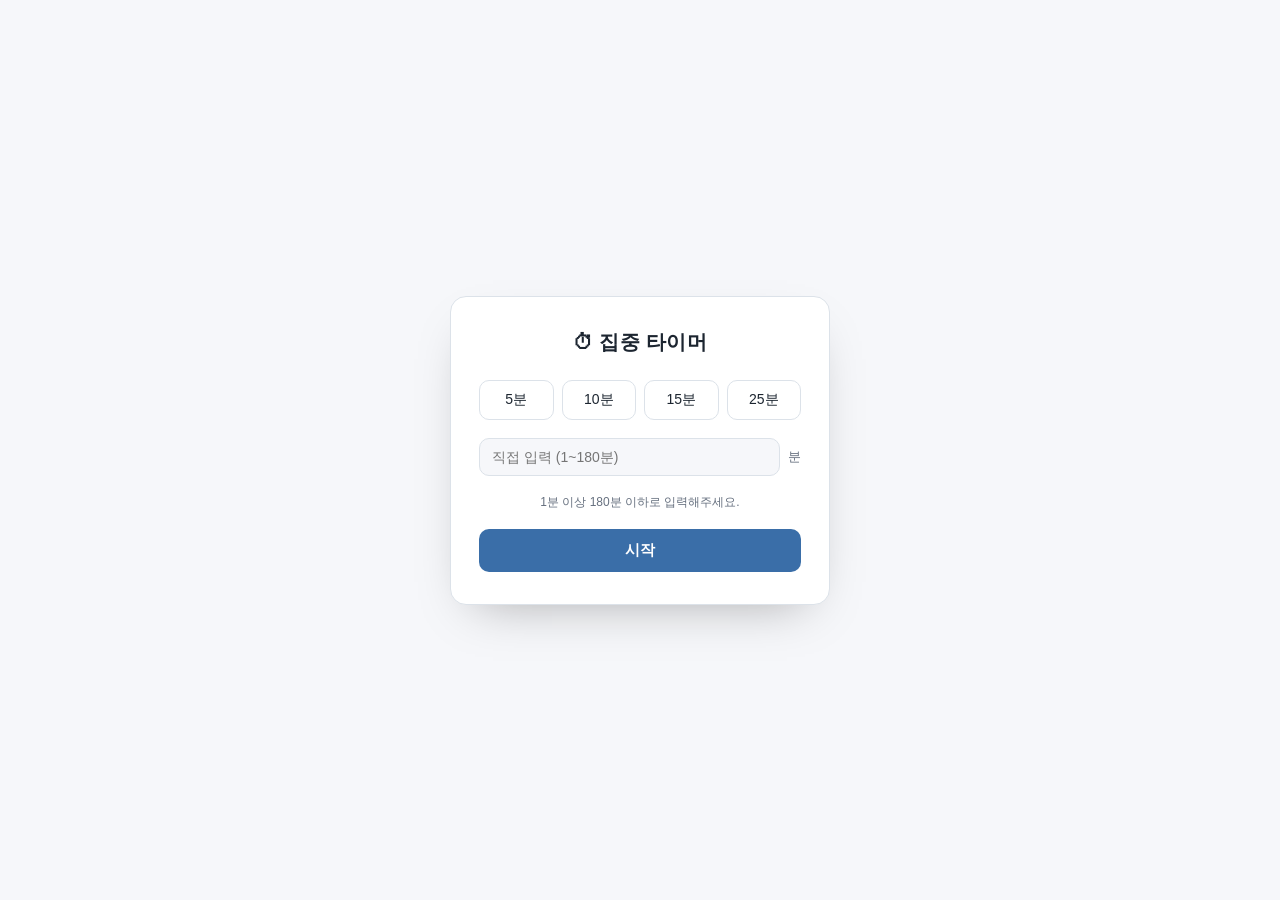
<file: index.html>
<!DOCTYPE html>
<html lang="ko">
<head>
<meta charset="UTF-8" />
<meta name="viewport" content="width=device-width, initial-scale=1.0" />
<title>집중 타이머</title>
<style>
  :root {
    --bg: #f6f7fa;
    --card: #ffffff;
    --text: #1c2530;
    --muted: #66707f;
    --border: #dce2e9;
    --accent: #3a6ea8;
    --accent-soft: #dce7f1;
    --ring-track: #e3e7ee;
    --warning: #d9534f;
  }
  @media (prefers-color-scheme: dark) {
    :root {
      --bg: #0c1117;
      --card: #161c24;
      --text: #eef1f5;
      --muted: #8a94a3;
      --border: #2a323d;
      --accent: #6ea3d9;
      --accent-soft: #223347;
      --ring-track: #232b35;
      --warning: #ff6b66;
    }
  }

  * { box-sizing: border-box; }
  html, body { margin: 0; height: 100%; }
  body {
    font-family: -apple-system, "Segoe UI", "Malgun Gothic", "Apple SD Gothic Neo", sans-serif;
    background: var(--bg);
    color: var(--text);
    display: flex;
    align-items: center;
    justify-content: center;
  }

  .card {
    width: 380px;
    background: var(--card);
    border: 1px solid var(--border);
    border-radius: 16px;
    padding: 32px 28px;
    box-shadow: 0 20px 50px -25px rgba(0,0,0,0.35);
    text-align: center;
  }

  h1 {
    font-size: 20px;
    margin: 0 0 24px;
    letter-spacing: 0.02em;
  }

  /* ---- 설정 화면 ---- */
  .setup { display: flex; flex-direction: column; gap: 18px; }
  .setup[hidden] { display: none; } /* hidden 속성이 항상 이기도록 우선순위 고정 */

  .presets {
    display: grid;
    grid-template-columns: repeat(4, 1fr);
    gap: 8px;
  }
  .preset-btn {
    padding: 10px 0;
    border-radius: 10px;
    border: 1px solid var(--border);
    background: transparent;
    color: var(--text);
    font-size: 14px;
    cursor: pointer;
  }
  .preset-btn:hover { border-color: var(--accent); color: var(--accent); }

  .custom-row {
    display: flex;
    align-items: center;
    gap: 8px;
  }
  .custom-row input {
    flex: 1;
    padding: 10px 12px;
    border-radius: 10px;
    border: 1px solid var(--border);
    background: var(--bg);
    color: var(--text);
    font-size: 14px;
  }
  .custom-row span { font-size: 13px; color: var(--muted); }

  .start-btn {
    padding: 12px 0;
    border-radius: 10px;
    border: none;
    background: var(--accent);
    color: #fff;
    font-size: 15px;
    font-weight: 600;
    cursor: pointer;
  }
  .start-btn:hover { opacity: 0.9; }

  .hint { font-size: 12px; color: var(--muted); margin: 0; }

  /* ---- 타이머 화면 ---- */
  .timer { display: flex; flex-direction: column; align-items: center; gap: 22px; }
  .timer[hidden] { display: none; }

  .ring-wrap { position: relative; width: 220px; height: 220px; }
  .ring-wrap svg { transform: rotate(-90deg); }
  .ring-track { stroke: var(--ring-track); fill: none; }
  .ring-progress {
    stroke: var(--accent);
    fill: none;
    stroke-linecap: round;
    transition: stroke 0.3s ease;
  }
  .ring-wrap.warning .ring-progress { stroke: var(--warning); }
  .ring-wrap.warning { animation: pulse 1s ease-in-out infinite; }
  @keyframes pulse {
    0%, 100% { filter: drop-shadow(0 0 0px transparent); }
    50% { filter: drop-shadow(0 0 14px var(--warning)); }
  }

  .time-display {
    position: absolute;
    inset: 0;
    display: flex;
    align-items: center;
    justify-content: center;
    font-size: 40px;
    font-weight: 700;
    font-variant-numeric: tabular-nums;
  }
  .ring-wrap.warning .time-display { color: var(--warning); }

  .controls { display: flex; gap: 10px; }
  .ctrl-btn {
    padding: 10px 20px;
    border-radius: 10px;
    border: 1px solid var(--border);
    background: transparent;
    color: var(--text);
    font-size: 14px;
    cursor: pointer;
  }
  .ctrl-btn.primary { background: var(--accent); border-color: var(--accent); color: #fff; }
  .ctrl-btn:hover { opacity: 0.85; }
</style>
</head>
<body>

<div class="card">
  <h1>⏱ 집중 타이머</h1>

  <!-- 1) 설정 화면 -->
  <div class="setup" id="setup">
    <div class="presets">
      <button class="preset-btn" data-min="5">5분</button>
      <button class="preset-btn" data-min="10">10분</button>
      <button class="preset-btn" data-min="15">15분</button>
      <button class="preset-btn" data-min="25">25분</button>
    </div>
    <div class="custom-row">
      <input type="number" id="customMinutes" placeholder="직접 입력 (1~180분)" />
      <span>분</span>
    </div>
    <p class="hint">1분 이상 180분 이하로 입력해주세요.</p>
    <button class="start-btn" id="startBtn">시작</button>
  </div>

  <!-- 2) 타이머 화면 -->
  <div class="timer" id="timer" hidden>
    <div class="ring-wrap" id="ringWrap">
      <svg width="220" height="220" viewBox="0 0 220 220">
        <circle class="ring-track" cx="110" cy="110" r="98" stroke-width="12"></circle>
        <circle class="ring-progress" id="ringProgress" cx="110" cy="110" r="98" stroke-width="12"
                stroke-dasharray="615.75" stroke-dashoffset="0"></circle>
      </svg>
      <div class="time-display" id="timeDisplay">00:00</div>
    </div>
    <div class="controls">
      <button class="ctrl-btn primary" id="pauseBtn">일시정지</button>
      <button class="ctrl-btn" id="resetBtn">초기화</button>
    </div>
  </div>
</div>

<script>
  const setupEl = document.getElementById('setup');
  const timerEl = document.getElementById('timer');
  const customInput = document.getElementById('customMinutes');
  const startBtn = document.getElementById('startBtn');
  const pauseBtn = document.getElementById('pauseBtn');
  const resetBtn = document.getElementById('resetBtn');
  const ringWrap = document.getElementById('ringWrap');
  const ringProgress = document.getElementById('ringProgress');
  const timeDisplay = document.getElementById('timeDisplay');

  const RING_CIRCUMFERENCE = 2 * Math.PI * 98; // ≈ 615.75
  const ORIGINAL_TITLE = document.title;

  let totalSeconds = 0;   // 이번 세션의 총 시간(초)
  let endAt = null;       // ★ 개선 2: "몇 초 지났나"가 아니라 "언제 끝나는지"를 기준으로 계산
  let remainingAtPause = null; // 일시정지 시점의 남은 시간(초)
  let intervalId = null;
  let running = false;

  // ---------- 개선 1: 입력값 범위 검증 (팝업으로 안내 후 재입력) ----------
  function getValidatedMinutes(rawValue) {
    const value = Number(rawValue);
    if (!rawValue || Number.isNaN(value) || !Number.isFinite(value)) {
      return null;
    }
    if (value <= 0 || value > 180) {
      return null;
    }
    return value;
  }

  function requestCustomStart() {
    const raw = customInput.value.trim();
    const minutes = getValidatedMinutes(raw);
    if (minutes === null) {
      alert('1분 이상 180분 이하의 숫자를 입력해주세요.\n(예: 25)');
      customInput.value = '';
      customInput.focus();
      return;
    }
    startTimer(minutes);
  }

  document.querySelectorAll('.preset-btn').forEach((btn) => {
    btn.addEventListener('click', () => startTimer(Number(btn.dataset.min)));
  });
  startBtn.addEventListener('click', requestCustomStart);
  customInput.addEventListener('keydown', (e) => {
    if (e.key === 'Enter') requestCustomStart();
  });

  // ---------- 타이머 로직 ----------
  function startTimer(minutes) {
    totalSeconds = Math.round(minutes * 60);
    endAt = Date.now() + totalSeconds * 1000; // ★ 종료 시각을 못박아 둔다
    remainingAtPause = null;
    running = true;

    setupEl.hidden = true;
    timerEl.hidden = false;
    ringWrap.classList.remove('warning');

    tick(); // 첫 화면을 즉시 갱신
    clearInterval(intervalId);
    intervalId = setInterval(tick, 250); // 자주 갱신해도 시각 기준이라 밀리지 않음
  }

  function tick() {
    if (!running || endAt === null) return;

    const remainingMs = endAt - Date.now(); // ★ 지금 이 순간 실제로 남은 시간을 매번 다시 계산
    const remainingSeconds = Math.max(0, Math.round(remainingMs / 1000));

    renderTime(remainingSeconds);

    if (remainingMs <= 0) {
      finishTimer();
    }
  }

  function renderTime(remainingSeconds) {
    const mm = String(Math.floor(remainingSeconds / 60)).padStart(2, '0');
    const ss = String(remainingSeconds % 60).padStart(2, '0');
    timeDisplay.textContent = `${mm}:${ss}`;
    document.title = running ? `${mm}:${ss} · 집중 타이머` : ORIGINAL_TITLE;

    const ratio = totalSeconds > 0 ? remainingSeconds / totalSeconds : 0;
    ringProgress.setAttribute('stroke-dasharray', RING_CIRCUMFERENCE.toFixed(2));
    ringProgress.setAttribute('stroke-dashoffset', (RING_CIRCUMFERENCE * (1 - ratio)).toFixed(2));

    if (remainingSeconds <= 10 && remainingSeconds > 0) {
      ringWrap.classList.add('warning');
    } else {
      ringWrap.classList.remove('warning');
    }
  }

  function finishTimer() {
    running = false;
    clearInterval(intervalId);
    intervalId = null;
    renderTime(0);
    document.title = ORIGINAL_TITLE;
    playBeeps(3);
  }

  pauseBtn.addEventListener('click', () => {
    if (running) {
      // 일시정지: 남은 시간을 저장해두고 endAt은 버린다
      remainingAtPause = Math.max(0, Math.round((endAt - Date.now()) / 1000));
      running = false;
      clearInterval(intervalId);
      pauseBtn.textContent = '재개';
      document.title = ORIGINAL_TITLE;
    } else {
      // 재개: 지금 시각 기준으로 endAt을 다시 못박는다 (경과 카운트가 아니라 종료 시각 기준 유지)
      endAt = Date.now() + (remainingAtPause ?? 0) * 1000;
      running = true;
      pauseBtn.textContent = '일시정지';
      tick();
      clearInterval(intervalId);
      intervalId = setInterval(tick, 250);
    }
  });

  resetBtn.addEventListener('click', resetTimer);

  function resetTimer() {
    running = false;
    clearInterval(intervalId);
    intervalId = null;
    endAt = null;
    remainingAtPause = null;
    pauseBtn.textContent = '일시정지';
    ringWrap.classList.remove('warning');
    document.title = ORIGINAL_TITLE;
    timerEl.hidden = true;
    setupEl.hidden = false;
    customInput.value = '';
  }

  // ---------- 종료 알림음 (WebAudio, 외부 파일 없음) ----------
  function playBeeps(count) {
    const AudioCtx = window.AudioContext || window.webkitAudioContext;
    const ctx = new AudioCtx();
    for (let i = 0; i < count; i++) {
      const osc = ctx.createOscillator();
      const gain = ctx.createGain();
      osc.type = 'sine';
      osc.frequency.value = 880;
      const start = ctx.currentTime + i * 0.45;
      gain.gain.setValueAtTime(0.0001, start);
      gain.gain.exponentialRampToValueAtTime(0.35, start + 0.02);
      gain.gain.exponentialRampToValueAtTime(0.0001, start + 0.28);
      osc.connect(gain).connect(ctx.destination);
      osc.start(start);
      osc.stop(start + 0.3);
    }
  }
</script>
</body>
</html>
</file>
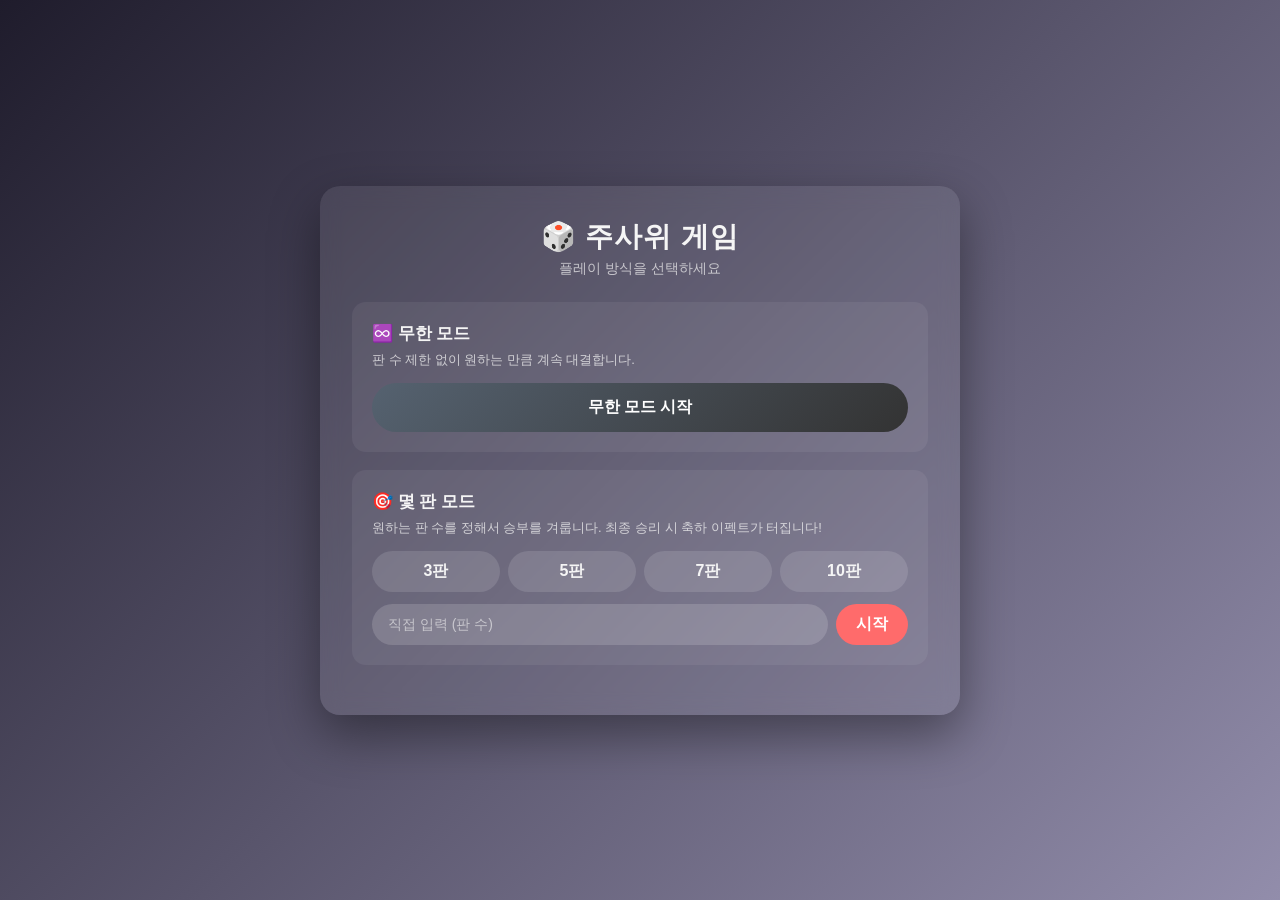
<file: html/index.html>
<!DOCTYPE html>
<html lang="ko">
<head>
<meta charset="UTF-8">
<meta name="viewport" content="width=device-width, initial-scale=1.0">
<title>주사위 게임</title>
<style>
  :root {
    --bg1: #1f1c2c;
    --bg2: #928dab;
    --accent: #ff6b6b;
    --accent2: #4ecdc4;
    --gold: #f1c40f;
    --card-bg: rgba(255, 255, 255, 0.08);
    --text: #f5f5f5;
  }

  * { box-sizing: border-box; }

  body {
    margin: 0;
    min-height: 100vh;
    display: flex;
    align-items: center;
    justify-content: center;
    font-family: "Segoe UI", "Malgun Gothic", sans-serif;
    background: linear-gradient(135deg, var(--bg1), var(--bg2));
    color: var(--text);
    padding: 20px;
  }

  .game {
    width: 100%;
    max-width: 640px;
    background: var(--card-bg);
    backdrop-filter: blur(10px);
    border-radius: 20px;
    padding: 32px;
    box-shadow: 0 20px 50px rgba(0, 0, 0, 0.4);
    text-align: center;
    position: relative;
  }

  h1 {
    margin: 0 0 4px;
    font-size: 28px;
    letter-spacing: 1px;
  }

  .subtitle {
    margin: 0 0 24px;
    font-size: 14px;
    opacity: 0.7;
  }

  /* ---------- Mode select screen ---------- */
  .mode-card {
    background: rgba(255, 255, 255, 0.06);
    border-radius: 14px;
    padding: 20px;
    margin-bottom: 18px;
    text-align: left;
  }

  .mode-card h3 {
    margin: 0 0 6px;
    font-size: 17px;
  }

  .mode-card p {
    margin: 0 0 14px;
    font-size: 13px;
    opacity: 0.75;
  }

  #infiniteModeBtn {
    width: 100%;
    background: linear-gradient(135deg, #556270, #333);
    color: #fff;
  }

  .round-presets {
    display: flex;
    gap: 8px;
    margin-bottom: 12px;
    flex-wrap: wrap;
  }

  .preset {
    flex: 1;
    min-width: 60px;
    background: rgba(255, 255, 255, 0.12);
    color: var(--text);
    padding: 10px;
  }

  .preset.active {
    background: var(--accent2);
    color: #10221f;
  }

  .custom-round {
    display: flex;
    gap: 8px;
  }

  .custom-round input {
    flex: 1;
    border-radius: 30px;
    border: none;
    padding: 10px 16px;
    font-size: 14px;
    background: rgba(255, 255, 255, 0.15);
    color: var(--text);
  }

  .custom-round input::placeholder { color: rgba(245, 245, 245, 0.6); }

  #customRoundBtn {
    background: var(--accent);
    color: #fff;
    padding: 10px 20px;
  }

  /* ---------- Game screen ---------- */
  .round-info {
    display: inline-block;
    background: rgba(255, 255, 255, 0.1);
    border-radius: 20px;
    padding: 6px 18px;
    font-size: 13px;
    margin-bottom: 18px;
  }

  .score-board {
    display: flex;
    justify-content: space-between;
    margin-bottom: 20px;
    gap: 16px;
  }

  .score-box {
    flex: 1;
    background: rgba(255, 255, 255, 0.06);
    border-radius: 12px;
    padding: 12px;
  }

  .score-box .label {
    font-size: 13px;
    opacity: 0.75;
  }

  .score-box .score {
    font-size: 28px;
    font-weight: 700;
    margin-top: 4px;
  }

  .arena {
    display: flex;
    justify-content: space-around;
    align-items: center;
    gap: 16px;
    margin: 20px 0 8px;
  }

  .player-area { flex: 1; }

  .player-area h2 {
    font-size: 16px;
    font-weight: 500;
    margin-bottom: 12px;
    opacity: 0.85;
  }

  .vs {
    font-size: 20px;
    font-weight: 700;
    opacity: 0.6;
  }

  .dice {
    width: 90px;
    height: 90px;
    margin: 0 auto;
    background: #fff;
    border-radius: 16px;
    display: grid;
    grid-template-columns: repeat(3, 1fr);
    grid-template-rows: repeat(3, 1fr);
    padding: 12px;
    box-shadow: 0 8px 20px rgba(0, 0, 0, 0.35);
  }

  .dice.rolling { animation: shake 0.15s infinite; }

  @keyframes shake {
    0% { transform: rotate(0deg) scale(1); }
    25% { transform: rotate(-8deg) scale(1.03); }
    50% { transform: rotate(0deg) scale(1); }
    75% { transform: rotate(8deg) scale(1.03); }
    100% { transform: rotate(0deg) scale(1); }
  }

  .dot {
    width: 14px;
    height: 14px;
    border-radius: 50%;
    background: #2c2c2c;
    align-self: center;
    justify-self: center;
    opacity: 0;
  }

  .dot.on { opacity: 1; }

  .result-line {
    min-height: 28px;
    margin: 18px 0 6px;
    font-size: 18px;
    font-weight: 600;
  }

  .result-line.win { color: var(--accent2); }
  .result-line.lose { color: var(--accent); }
  .result-line.draw { color: var(--gold); }

  .effect-line {
    min-height: 20px;
    margin-bottom: 14px;
    font-size: 14px;
    color: var(--gold);
    font-weight: 600;
  }

  /* ---------- Item bar ---------- */
  .item-bar {
    display: flex;
    gap: 10px;
    justify-content: center;
    flex-wrap: wrap;
    margin-bottom: 20px;
  }

  .item-btn {
    position: relative;
    background: rgba(255, 255, 255, 0.08);
    border: 2px solid rgba(255, 255, 255, 0.15);
    border-radius: 14px;
    padding: 10px 14px;
    min-width: 78px;
    color: var(--text);
    font-size: 12px;
    display: flex;
    flex-direction: column;
    align-items: center;
    gap: 4px;
  }

  .item-btn .icon { font-size: 22px; }

  .item-btn .count {
    position: absolute;
    top: -6px;
    right: -6px;
    background: var(--accent);
    color: #fff;
    border-radius: 50%;
    width: 20px;
    height: 20px;
    font-size: 11px;
    display: flex;
    align-items: center;
    justify-content: center;
  }

  .item-btn:disabled { opacity: 0.35; cursor: not-allowed; }

  .item-btn.selected {
    border-color: var(--accent2);
    background: rgba(78, 205, 196, 0.2);
    transform: translateY(-2px);
  }

  .controls {
    display: flex;
    justify-content: center;
    gap: 12px;
    flex-wrap: wrap;
  }

  button {
    border: none;
    border-radius: 30px;
    padding: 14px 32px;
    font-size: 16px;
    font-weight: 700;
    cursor: pointer;
    transition: transform 0.1s ease, opacity 0.2s ease;
  }

  #rollBtn {
    background: linear-gradient(135deg, var(--accent2), #556270);
    color: #fff;
  }

  #resetBtn, #exitBtn {
    background: rgba(255, 255, 255, 0.15);
    color: var(--text);
    padding: 14px 24px;
    font-size: 14px;
  }

  button:active { transform: scale(0.95); }
  button:disabled { opacity: 0.5; cursor: not-allowed; }

  .history {
    margin-top: 22px;
    text-align: left;
    font-size: 13px;
    opacity: 0.75;
    max-height: 110px;
    overflow-y: auto;
    padding-right: 4px;
  }

  .history div { padding: 2px 0; }

  /* ---------- Toast ---------- */
  .toast {
    position: fixed;
    left: 50%;
    bottom: 28px;
    transform: translateX(-50%) translateY(20px);
    background: rgba(20, 20, 30, 0.92);
    border: 1px solid rgba(255, 255, 255, 0.15);
    padding: 12px 22px;
    border-radius: 30px;
    font-size: 14px;
    opacity: 0;
    transition: opacity 0.3s ease, transform 0.3s ease;
    pointer-events: none;
    z-index: 500;
  }

  .toast.show {
    opacity: 1;
    transform: translateX(-50%) translateY(0);
  }

  /* ---------- End overlay ---------- */
  .end-overlay {
    position: fixed;
    inset: 0;
    background: rgba(0, 0, 0, 0.72);
    display: flex;
    align-items: center;
    justify-content: center;
    z-index: 1000;
  }

  .end-box {
    background: linear-gradient(160deg, #2b2740, #1a1826);
    border-radius: 20px;
    padding: 40px 32px;
    text-align: center;
    max-width: 360px;
    width: 90%;
    box-shadow: 0 20px 60px rgba(0, 0, 0, 0.5);
    animation: pop-in 0.35s ease;
  }

  @keyframes pop-in {
    0% { transform: scale(0.6); opacity: 0; }
    70% { transform: scale(1.06); opacity: 1; }
    100% { transform: scale(1); }
  }

  .end-box #endEmoji {
    font-size: 56px;
    margin-bottom: 10px;
  }

  .end-box h2 {
    margin: 0 0 8px;
    font-size: 22px;
  }

  .end-box p {
    margin: 0 0 22px;
    font-size: 14px;
    opacity: 0.85;
  }

  .end-buttons {
    display: flex;
    gap: 10px;
    justify-content: center;
  }

  .end-buttons button {
    padding: 12px 20px;
    font-size: 14px;
  }

  #playAgainBtn { background: var(--accent2); color: #10221f; }
  #backToModeBtn { background: rgba(255, 255, 255, 0.15); color: var(--text); }

  .confetti-container {
    position: fixed;
    inset: 0;
    pointer-events: none;
    z-index: 1100;
    overflow: hidden;
  }

  .confetti-piece {
    position: fixed;
    top: -20px;
    opacity: 0.95;
    animation-name: confetti-fall;
    animation-timing-function: ease-in;
    animation-fill-mode: forwards;
  }

  @keyframes confetti-fall {
    0% { transform: translateY(-10vh) rotate(0deg); opacity: 1; }
    100% { transform: translateY(110vh) rotate(720deg); opacity: 0.85; }
  }

  .hidden { display: none !important; }
</style>
</head>
<body>

  <!-- ---------- Mode select screen ---------- -->
  <div class="game" id="modeSelectScreen">
    <h1>🎲 주사위 게임</h1>
    <p class="subtitle">플레이 방식을 선택하세요</p>

    <div class="mode-card">
      <h3>♾️ 무한 모드</h3>
      <p>판 수 제한 없이 원하는 만큼 계속 대결합니다.</p>
      <button id="infiniteModeBtn">무한 모드 시작</button>
    </div>

    <div class="mode-card">
      <h3>🎯 몇 판 모드</h3>
      <p>원하는 판 수를 정해서 승부를 겨룹니다. 최종 승리 시 축하 이펙트가 터집니다!</p>
      <div class="round-presets">
        <button class="preset" data-rounds="3">3판</button>
        <button class="preset" data-rounds="5">5판</button>
        <button class="preset" data-rounds="7">7판</button>
        <button class="preset" data-rounds="10">10판</button>
      </div>
      <div class="custom-round">
        <input type="number" id="customRounds" min="1" max="99" placeholder="직접 입력 (판 수)">
        <button id="customRoundBtn">시작</button>
      </div>
    </div>
  </div>

  <!-- ---------- Game screen ---------- -->
  <div class="game hidden" id="gameScreen">
    <h1>🎲 주사위 게임</h1>
    <div class="round-info" id="roundInfo">무한 모드</div>

    <div class="score-board">
      <div class="score-box">
        <div class="label">플레이어 승</div>
        <div class="score" id="playerScore">0</div>
      </div>
      <div class="score-box">
        <div class="label">무승부</div>
        <div class="score" id="drawScore">0</div>
      </div>
      <div class="score-box">
        <div class="label">컴퓨터 승</div>
        <div class="score" id="computerScore">0</div>
      </div>
    </div>

    <div class="arena">
      <div class="player-area">
        <h2>플레이어</h2>
        <div class="dice" id="playerDice"></div>
      </div>
      <div class="vs">VS</div>
      <div class="player-area">
        <h2>컴퓨터</h2>
        <div class="dice" id="computerDice"></div>
      </div>
    </div>

    <div class="result-line" id="resultLine">주사위를 굴려보세요!</div>
    <div class="effect-line" id="effectLine"></div>

    <div class="item-bar" id="itemBar"></div>

    <div class="controls">
      <button id="rollBtn">주사위 굴리기</button>
      <button id="resetBtn">현재 게임 초기화</button>
      <button id="exitBtn">모드 선택으로</button>
    </div>

    <div class="history" id="history"></div>
  </div>

  <!-- ---------- End overlay ---------- -->
  <div class="end-overlay hidden" id="endOverlay">
    <div class="end-box">
      <div id="endEmoji">🎉</div>
      <h2 id="endTitle">최종 승리!</h2>
      <p id="endDetail"></p>
      <div class="end-buttons">
        <button id="playAgainBtn">다시하기</button>
        <button id="backToModeBtn">모드 선택</button>
      </div>
    </div>
  </div>

  <div class="confetti-container" id="confettiContainer"></div>
  <div class="toast" id="toast"></div>

<script>
  /* ---------------- Dice rendering ---------------- */
  const DOT_LAYOUT = {
    1: [5],
    2: [1, 9],
    3: [1, 5, 9],
    4: [1, 3, 7, 9],
    5: [1, 3, 5, 7, 9],
    6: [1, 3, 4, 6, 7, 9],
  };

  function renderDiceFace(el, value) {
    el.innerHTML = '';
    for (let i = 1; i <= 9; i++) {
      const dot = document.createElement('div');
      dot.className = 'dot' + (DOT_LAYOUT[value].includes(i) ? ' on' : '');
      el.appendChild(dot);
    }
  }

  function rollDie() {
    return Math.floor(Math.random() * 6) + 1;
  }

  /* ---------------- Items ---------------- */
  const ITEMS = {
    luck:   { icon: '🍀', name: '행운의 주사위', desc: '내 주사위 +2 (최대 6)' },
    attack: { icon: '🗡️', name: '방해 주사위', desc: '상대 주사위 -2 (최소 1)' },
    swap:   { icon: '🔄', name: '운명의 반전', desc: '나와 상대의 주사위 값을 교환' },
    double: { icon: '🎲', name: '더블 찬스', desc: '주사위 2개를 굴려 더 높은 눈을 선택' },
  };
  const ITEM_KEYS = Object.keys(ITEMS);
  const ITEM_DROP_CHANCE = 0.45;

  /* ---------------- Elements ---------------- */
  const modeSelectScreen = document.getElementById('modeSelectScreen');
  const gameScreen = document.getElementById('gameScreen');
  const endOverlay = document.getElementById('endOverlay');

  const playerDiceEl = document.getElementById('playerDice');
  const computerDiceEl = document.getElementById('computerDice');
  const resultLine = document.getElementById('resultLine');
  const effectLine = document.getElementById('effectLine');
  const rollBtn = document.getElementById('rollBtn');
  const resetBtn = document.getElementById('resetBtn');
  const exitBtn = document.getElementById('exitBtn');
  const historyEl = document.getElementById('history');
  const roundInfoEl = document.getElementById('roundInfo');
  const itemBarEl = document.getElementById('itemBar');
  const toastEl = document.getElementById('toast');
  const confettiContainer = document.getElementById('confettiContainer');

  const playerScoreEl = document.getElementById('playerScore');
  const computerScoreEl = document.getElementById('computerScore');
  const drawScoreEl = document.getElementById('drawScore');

  /* ---------------- State ---------------- */
  let mode = null;          // 'infinite' | 'rounds'
  let totalRounds = 0;
  let currentRound = 0;
  let scores = { player: 0, computer: 0, draw: 0 };
  let inventory = { luck: 0, attack: 0, swap: 0, double: 0 };
  let selectedItem = null;
  let gameActive = false;

  /* ---------------- Mode select ---------------- */
  document.getElementById('infiniteModeBtn').addEventListener('click', () => {
    startGame('infinite', 0);
  });

  document.querySelectorAll('.preset').forEach(btn => {
    btn.addEventListener('click', () => {
      startGame('rounds', parseInt(btn.dataset.rounds, 10));
    });
  });

  document.getElementById('customRoundBtn').addEventListener('click', () => {
    const input = document.getElementById('customRounds');
    const val = parseInt(input.value, 10);
    if (!val || val < 1) {
      input.focus();
      return;
    }
    startGame('rounds', Math.min(val, 99));
  });

  function startGame(selectedMode, rounds) {
    mode = selectedMode;
    totalRounds = rounds;
    currentRound = 0;
    scores = { player: 0, computer: 0, draw: 0 };
    inventory = { luck: 1, attack: 1, swap: 0, double: 0 };
    selectedItem = null;
    gameActive = true;

    modeSelectScreen.classList.add('hidden');
    endOverlay.classList.add('hidden');
    gameScreen.classList.remove('hidden');

    updateScoreBoard();
    updateRoundInfo();
    renderItemBar();
    historyEl.innerHTML = '';
    resultLine.textContent = '주사위를 굴려보세요!';
    resultLine.className = 'result-line';
    effectLine.textContent = '';
    renderDiceFace(playerDiceEl, 1);
    renderDiceFace(computerDiceEl, 1);
    rollBtn.disabled = false;
  }

  function updateRoundInfo() {
    if (mode === 'infinite') {
      roundInfoEl.textContent = `♾️ 무한 모드 · ${currentRound}라운드 진행`;
    } else {
      roundInfoEl.textContent = `🎯 ${currentRound} / ${totalRounds} 라운드`;
    }
  }

  function updateScoreBoard() {
    playerScoreEl.textContent = scores.player;
    computerScoreEl.textContent = scores.computer;
    drawScoreEl.textContent = scores.draw;
  }

  /* ---------------- Item bar ---------------- */
  function renderItemBar() {
    itemBarEl.innerHTML = '';
    ITEM_KEYS.forEach(key => {
      const item = ITEMS[key];
      const count = inventory[key];
      const btn = document.createElement('button');
      btn.className = 'item-btn' + (selectedItem === key ? ' selected' : '');
      btn.disabled = count <= 0 || !gameActive;
      btn.title = item.desc;
      btn.innerHTML = `<span class="icon">${item.icon}</span><span>${item.name}</span><span class="count">${count}</span>`;
      btn.addEventListener('click', () => toggleItem(key));
      itemBarEl.appendChild(btn);
    });
  }

  function toggleItem(key) {
    if (inventory[key] <= 0 || !gameActive) return;
    selectedItem = selectedItem === key ? null : key;
    renderItemBar();
  }

  function maybeDropItem() {
    if (Math.random() > ITEM_DROP_CHANCE) return;
    const key = ITEM_KEYS[Math.floor(Math.random() * ITEM_KEYS.length)];
    inventory[key]++;
    showToast(`아이템 획득! ${ITEMS[key].icon} ${ITEMS[key].name} (보유 ${inventory[key]}개)`);
  }

  /* ---------------- Toast ---------------- */
  let toastTimer = null;
  function showToast(message) {
    toastEl.textContent = message;
    toastEl.classList.add('show');
    clearTimeout(toastTimer);
    toastTimer = setTimeout(() => toastEl.classList.remove('show'), 2600);
  }

  /* ---------------- History ---------------- */
  function addHistory(round, playerVal, computerVal, outcome) {
    const line = document.createElement('div');
    line.textContent = `#${round} 플레이어 ${playerVal} : 컴퓨터 ${computerVal} → ${outcome}`;
    historyEl.prepend(line);
  }

  /* ---------------- Round flow ---------------- */
  function playRound() {
    if (!gameActive) return;
    rollBtn.disabled = true;
    document.querySelectorAll('.item-btn').forEach(b => b.disabled = true);
    playerDiceEl.classList.add('rolling');
    computerDiceEl.classList.add('rolling');
    resultLine.textContent = '주사위 굴리는 중...';
    resultLine.className = 'result-line';
    effectLine.textContent = '';

    let ticks = 0;
    const maxTicks = 12;
    const rollInterval = setInterval(() => {
      renderDiceFace(playerDiceEl, rollDie());
      renderDiceFace(computerDiceEl, rollDie());
      ticks++;
      if (ticks >= maxTicks) {
        clearInterval(rollInterval);
        finishRound();
      }
    }, 80);
  }

  function applyItem(playerVal, computerVal) {
    let msg = '';
    if (selectedItem === 'double') {
      const second = rollDie();
      if (second > playerVal) playerVal = second;
      msg = `${ITEMS.double.icon} 더블 찬스 발동! 두 번째 눈 ${second} 중 더 높은 값 선택`;
    } else if (selectedItem === 'luck') {
      const before = playerVal;
      playerVal = Math.min(6, playerVal + 2);
      msg = `${ITEMS.luck.icon} 행운의 주사위 발동! 내 주사위 ${before} → ${playerVal}`;
    } else if (selectedItem === 'attack') {
      const before = computerVal;
      computerVal = Math.max(1, computerVal - 2);
      msg = `${ITEMS.attack.icon} 방해 주사위 발동! 상대 주사위 ${before} → ${computerVal}`;
    } else if (selectedItem === 'swap') {
      [playerVal, computerVal] = [computerVal, playerVal];
      msg = `${ITEMS.swap.icon} 운명의 반전 발동! 주사위 값 교환`;
    }
    if (selectedItem) {
      inventory[selectedItem]--;
      selectedItem = null;
    }
    return { playerVal, computerVal, msg };
  }

  function finishRound() {
    let playerVal = rollDie();
    let computerVal = rollDie();

    const applied = applyItem(playerVal, computerVal);
    playerVal = applied.playerVal;
    computerVal = applied.computerVal;
    effectLine.textContent = applied.msg;

    renderDiceFace(playerDiceEl, playerVal);
    renderDiceFace(computerDiceEl, computerVal);
    playerDiceEl.classList.remove('rolling');
    computerDiceEl.classList.remove('rolling');

    currentRound++;
    let outcome;
    if (playerVal > computerVal) {
      scores.player++;
      outcome = '플레이어 승리';
      resultLine.textContent = `🎉 플레이어 승리! (${playerVal} vs ${computerVal})`;
      resultLine.classList.add('win');
    } else if (playerVal < computerVal) {
      scores.computer++;
      outcome = '컴퓨터 승리';
      resultLine.textContent = `💻 컴퓨터 승리! (${playerVal} vs ${computerVal})`;
      resultLine.classList.add('lose');
    } else {
      scores.draw++;
      outcome = '무승부';
      resultLine.textContent = `🤝 무승부! (${playerVal} vs ${computerVal})`;
      resultLine.classList.add('draw');
    }

    updateScoreBoard();
    addHistory(currentRound, playerVal, computerVal, outcome);
    updateRoundInfo();
    maybeDropItem();
    renderItemBar();

    if (mode === 'rounds' && currentRound >= totalRounds) {
      gameActive = false;
      setTimeout(showEndOverlay, 500);
    } else {
      rollBtn.disabled = false;
    }
  }

  /* ---------------- End of game (rounds mode) ---------------- */
  function showEndOverlay() {
    const emojiEl = document.getElementById('endEmoji');
    const titleEl = document.getElementById('endTitle');
    const detailEl = document.getElementById('endDetail');

    if (scores.player > scores.computer) {
      emojiEl.textContent = '🏆';
      titleEl.textContent = '축하합니다! 최종 승리!';
      detailEl.textContent = `플레이어 ${scores.player}승 · 컴퓨터 ${scores.computer}승 · 무승부 ${scores.draw}`;
      launchConfetti();
    } else if (scores.player < scores.computer) {
      emojiEl.textContent = '💻';
      titleEl.textContent = '최종 패배...';
      detailEl.textContent = `플레이어 ${scores.player}승 · 컴퓨터 ${scores.computer}승 · 무승부 ${scores.draw} · 다시 도전해보세요!`;
    } else {
      emojiEl.textContent = '🤝';
      titleEl.textContent = '최종 무승부';
      detailEl.textContent = `플레이어 ${scores.player}승 · 컴퓨터 ${scores.computer}승 · 무승부 ${scores.draw}`;
    }

    endOverlay.classList.remove('hidden');
  }

  function launchConfetti() {
    const colors = ['#ff6b6b', '#4ecdc4', '#f1c40f', '#9b59b6', '#2ecc71', '#3498db', '#e67e22'];
    for (let i = 0; i < 160; i++) {
      const piece = document.createElement('div');
      piece.className = 'confetti-piece';
      piece.style.left = Math.random() * 100 + 'vw';
      piece.style.background = colors[Math.floor(Math.random() * colors.length)];
      piece.style.width = (6 + Math.random() * 8) + 'px';
      piece.style.height = (10 + Math.random() * 10) + 'px';
      piece.style.borderRadius = Math.random() > 0.5 ? '50%' : '2px';
      piece.style.animationDuration = (2.5 + Math.random() * 2) + 's';
      piece.style.animationDelay = (Math.random() * 0.5) + 's';
      confettiContainer.appendChild(piece);
      setTimeout(() => piece.remove(), 5200);
    }
  }

  document.getElementById('playAgainBtn').addEventListener('click', () => {
    startGame(mode, totalRounds);
  });

  document.getElementById('backToModeBtn').addEventListener('click', () => {
    endOverlay.classList.add('hidden');
    gameScreen.classList.add('hidden');
    modeSelectScreen.classList.remove('hidden');
    gameActive = false;
  });

  /* ---------------- Controls ---------------- */
  rollBtn.addEventListener('click', playRound);

  resetBtn.addEventListener('click', () => {
    if (mode) startGame(mode, totalRounds);
  });

  exitBtn.addEventListener('click', () => {
    gameActive = false;
    gameScreen.classList.add('hidden');
    modeSelectScreen.classList.remove('hidden');
  });
</script>
</body>
</html>
</file>
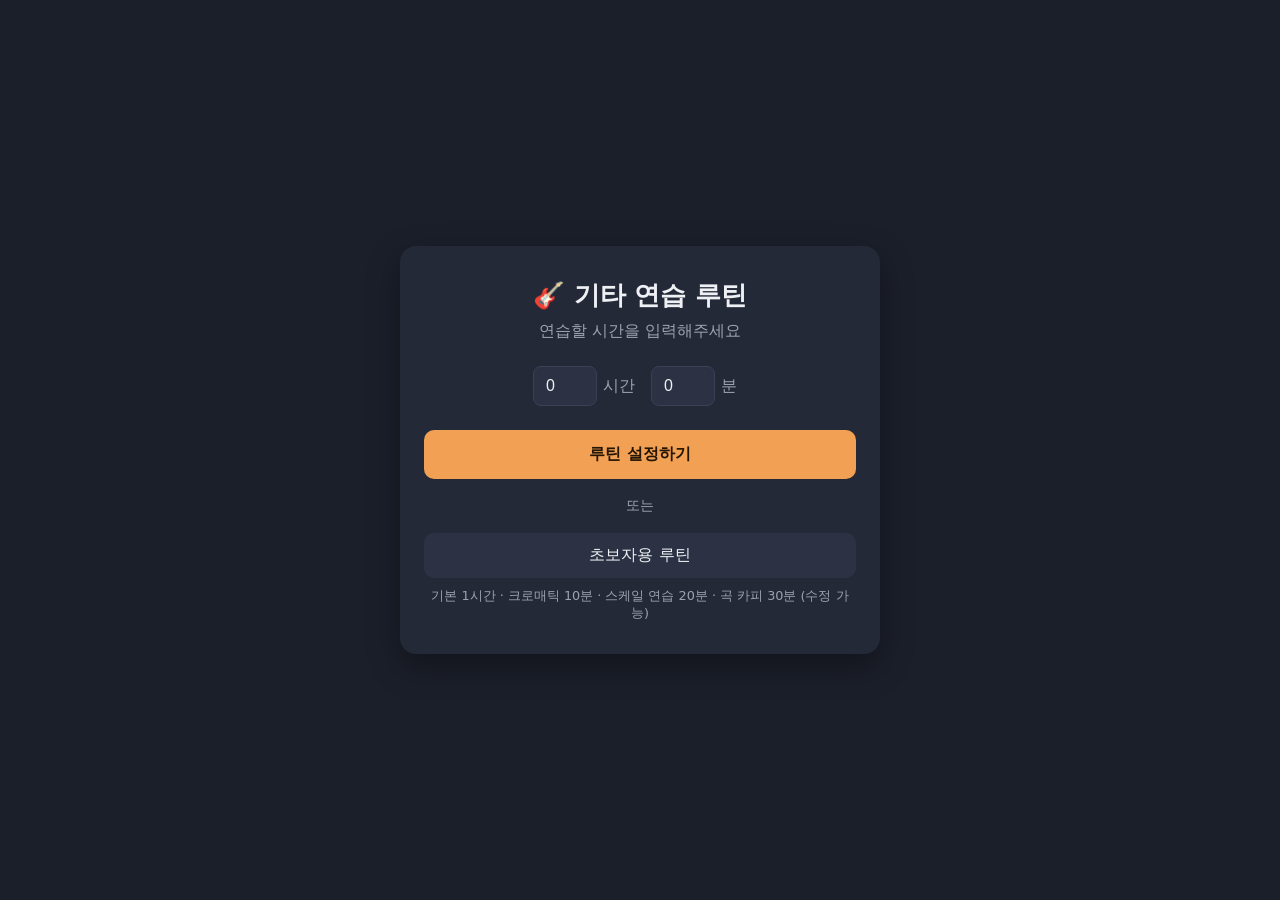
<file: 이호현 과제/index.html>
<!DOCTYPE html>
<html lang="ko">
<head>
<meta charset="UTF-8" />
<meta name="viewport" content="width=device-width, initial-scale=1.0" />
<title>기타 연습 루틴</title>
<link rel="stylesheet" href="style.css" />
</head>
<body>
<div class="app">

  <!-- 화면 1: 총 연습 시간 입력 -->
  <section id="setup-screen" class="screen">
    <h1>🎸 기타 연습 루틴</h1>
    <p class="prompt">연습할 시간을 입력해주세요</p>

    <div class="time-input-row">
      <input type="number" id="setup-hours" min="0" value="0" />
      <span class="unit">시간</span>
      <div class="minute-field" id="setup-minutes-field">
        <input type="number" id="setup-minutes" min="0" max="59" value="0" />
      </div>
      <span class="unit">분</span>
    </div>

    <button id="go-builder-btn" class="primary-btn">루틴 설정하기</button>

    <div class="divider">또는</div>

    <button id="beginner-btn" class="secondary-btn">초보자용 루틴</button>
    <p class="hint">기본 1시간 · 크로매틱 10분 · 스케일 연습 20분 · 곡 카피 30분 (수정 가능)</p>
  </section>

  <!-- 화면 2: 루틴 구성 -->
  <section id="builder-screen" class="screen hidden">
    <h2>루틴 시간과 이름을 입력해주십시오</h2>
    <div class="total-time-display">총 연습 시간: <span id="builder-total-time">0분</span></div>

    <div id="routine-list"></div>

    <button id="add-routine-btn" class="secondary-btn">+ 루틴 추가</button>

    <div class="sum-display">루틴 합계: <span id="routine-sum">0분</span></div>
    <div id="overage-warning" class="warning hidden">시간이 오버되었습니다</div>
    <div id="filled-notice" class="notice hidden">총 연습 시간을 모두 채웠습니다</div>

    <div class="builder-actions">
      <button id="back-to-setup-btn" class="text-btn">뒤로</button>
      <button id="start-btn" class="primary-btn">연습 시작</button>
    </div>
  </section>

  <!-- 이전 루틴 복원 확인 모달 -->
  <div id="restore-modal" class="overlay hidden">
    <p class="alert-text">이전에 설정했던 루틴을 가져오시겠습니까?</p>
    <div class="modal-actions">
      <button id="restore-yes-btn" class="primary-btn">예</button>
      <button id="restore-no-btn" class="secondary-btn">아니오</button>
    </div>
    <button id="restore-never-btn" class="text-btn">다시 보지 않기</button>
  </div>

  <!-- 초보자용 루틴 적용 시 작성 중이던 루틴을 덮어쓰는지 확인하는 모달 -->
  <div id="beginner-confirm-modal" class="overlay hidden">
    <p class="alert-text">초보자용 루틴을 적용하면<br />작성 중이던 루틴이 사라집니다.</p>
    <p class="next-preview">계속하시겠습니까?</p>
    <div class="modal-actions">
      <button id="beginner-confirm-yes-btn" class="primary-btn">예</button>
      <button id="beginner-confirm-no-btn" class="secondary-btn">아니오</button>
    </div>
  </div>

  <!-- 화면 3: 타이머 -->
  <section id="timer-screen" class="screen hidden">
    <div class="total-timer">
      총 시간 <span id="total-elapsed">00:00</span> / <span id="total-planned">00:00</span>
    </div>
    <div id="timer-overage" class="warning hidden">시간이 오버되었습니다</div>

    <div class="routine-timer-card" id="routine-card">
      <div class="routine-name" id="current-routine-name">-</div>
      <div class="routine-desc" id="current-routine-desc"></div>
      <div class="routine-time" id="current-routine-time">00:00</div>
      <div class="progress-bar"><div class="progress-fill" id="progress-fill"></div></div>
    </div>

    <div class="timer-actions">
      <button id="skip-routine-btn" class="secondary-btn">다음 루틴</button>
      <button id="stop-btn" class="text-btn">연습 종료</button>
    </div>

    <div id="next-routine-overlay" class="overlay hidden">
      <p class="alert-text">⏰ 다음 루틴을 시작하세요!</p>
      <p class="next-preview" id="next-preview"></p>
      <button id="next-routine-btn" class="primary-btn big">다음 루틴</button>
    </div>

    <div id="finish-overlay" class="overlay hidden">
      <p class="alert-text">🎉 모든 루틴을 완료했습니다!</p>
      <button id="restart-btn" class="primary-btn big">처음으로</button>
    </div>

    <div id="skip-confirm-modal" class="overlay hidden">
      <p class="alert-text">정말 다음 루틴으로 넘어가시겠습니까?</p>
      <div class="modal-actions">
        <button id="skip-yes-btn" class="primary-btn">예</button>
        <button id="skip-no-btn" class="secondary-btn">아니오</button>
      </div>
    </div>
  </section>

</div>
<script src="script.js"></script>
</body>
</html>
</file>
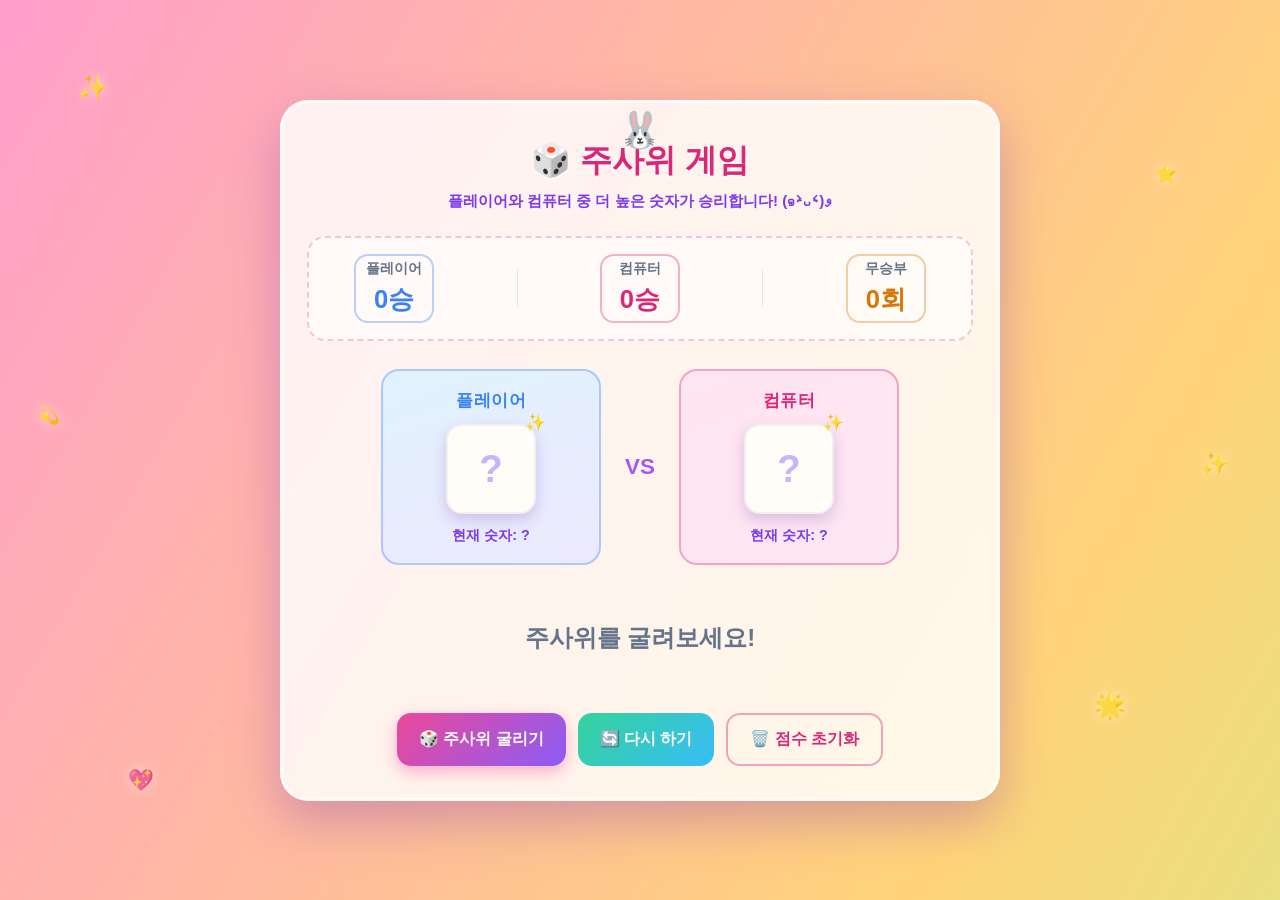
<file: index_1.html>
<!DOCTYPE html>
<html lang="ko">
<head>
<meta charset="UTF-8" />
<meta name="viewport" content="width=device-width, initial-scale=1.0" />
<title>🎲 주사위 게임</title>
<style>
  /* ===== 기본 리셋 & 공통 ===== */
  * { box-sizing: border-box; margin: 0; padding: 0; }

  :root {
    --player-color: #3b82f6;
    --computer-color: #db2777;
    --draw-color: #d97706;
    --panel-bg: rgba(255, 255, 255, 0.82);
  }

  body {
    position: relative;
    min-height: 100vh;
    display: flex;
    align-items: center;
    justify-content: center;
    padding: 24px 16px;
    overflow-x: hidden;
    font-family: "Segoe UI", "Malgun Gothic", -apple-system, BlinkMacSystemFont, sans-serif;
    background: linear-gradient(120deg, #ff9ecb, #ffd479, #a6ff96, #7ee8fa, #b892ff, #ff9ecb);
    background-size: 400% 400%;
    animation: rainbowFlow 16s ease infinite;
    color: #334155;
  }

  @keyframes rainbowFlow {
    0% { background-position: 0% 50%; }
    50% { background-position: 100% 50%; }
    100% { background-position: 0% 50%; }
  }

  /* 둥실둥실 떠다니는 반짝이 장식 */
  .sparkle {
    position: fixed;
    font-size: 1.6rem;
    pointer-events: none;
    opacity: 0.85;
    animation: floatSparkle 6s ease-in-out infinite;
    filter: drop-shadow(0 0 6px rgba(255,255,255,0.6));
    z-index: 0;
  }
  .sparkle.s1 { top: 8%;  left: 6%;  animation-delay: 0s; }
  .sparkle.s2 { top: 18%; right: 8%; animation-delay: 1.2s; font-size: 1.2rem; }
  .sparkle.s3 { bottom: 12%; left: 10%; animation-delay: 2.4s; font-size: 1.3rem; }
  .sparkle.s4 { bottom: 20%; right: 12%; animation-delay: 0.6s; }
  .sparkle.s5 { top: 45%; left: 3%; animation-delay: 1.8s; font-size: 1.1rem; }
  .sparkle.s6 { top: 50%; right: 4%; animation-delay: 3s; font-size: 1.4rem; }

  @keyframes floatSparkle {
    0%, 100% { transform: translateY(0) rotate(0deg); opacity: 0.6; }
    50% { transform: translateY(-18px) rotate(15deg); opacity: 1; }
  }

  .game-card {
    position: relative;
    z-index: 1;
    width: 100%;
    max-width: 720px;
    background: var(--panel-bg);
    backdrop-filter: blur(14px);
    border: 3px solid rgba(255, 255, 255, 0.7);
    border-radius: 28px;
    box-shadow: 0 20px 50px rgba(131, 58, 180, 0.35);
    padding: 36px 24px 32px;
  }

  /* ===== 상단 타이틀 ===== */
  .header { position: relative; text-align: center; margin-bottom: 24px; }
  .header h1 {
    font-size: 2rem;
    margin-bottom: 8px;
    color: #db2777;
    text-shadow: 0 2px 0 rgba(255,255,255,0.7);
  }
  .header p { color: #7c3aed; font-size: 0.95rem; font-weight: 600; }
  .mascot {
    position: absolute;
    top: -30px;
    left: 50%;
    transform: translateX(-50%);
    font-size: 2.2rem;
    animation: bounceMascot 2.2s ease-in-out infinite;
  }
  @keyframes bounceMascot {
    0%, 100% { transform: translateX(-50%) translateY(0) rotate(-4deg); }
    50% { transform: translateX(-50%) translateY(-10px) rotate(4deg); }
  }

  /* ===== 점수판 ===== */
  .scoreboard {
    display: flex;
    justify-content: space-around;
    align-items: center;
    background: rgba(255, 255, 255, 0.55);
    border: 2px dashed rgba(219, 39, 119, 0.25);
    border-radius: 18px;
    padding: 16px 8px;
    margin-bottom: 28px;
    flex-wrap: wrap;
    gap: 8px;
  }
  .score-item { text-align: center; min-width: 80px; padding: 6px 10px; border-radius: 14px; }
  .score-item.player { box-shadow: inset 0 0 0 2px rgba(59, 130, 246, 0.35); }
  .score-item.computer { box-shadow: inset 0 0 0 2px rgba(219, 39, 119, 0.35); }
  .score-item.draw { box-shadow: inset 0 0 0 2px rgba(217, 119, 6, 0.35); }
  .score-label { font-size: 0.85rem; color: #64748b; margin-bottom: 4px; font-weight: 600; }
  .score-value { font-size: 1.6rem; font-weight: 800; }
  .score-item.player .score-value { color: var(--player-color); }
  .score-item.computer .score-value { color: var(--computer-color); }
  .score-item.draw .score-value { color: var(--draw-color); }
  .score-divider { width: 1px; height: 36px; background: rgba(124, 58, 237, 0.15); }

  /* ===== 게임 영역 (플레이어 vs 컴퓨터) ===== */
  .arena {
    display: flex;
    align-items: center;
    justify-content: center;
    gap: 20px;
    margin-bottom: 28px;
    flex-wrap: wrap;
  }

  .player-zone {
    flex: 1;
    min-width: 140px;
    max-width: 220px;
    display: flex;
    flex-direction: column;
    align-items: center;
    gap: 12px;
    padding: 18px 12px;
    border-radius: 18px;
    border: 2px solid transparent;
    transition: border-color 0.3s ease, transform 0.3s ease;
  }
  .player-zone.player-side {
    background: linear-gradient(160deg, #e0f2fe, #ede9fe);
    border-color: rgba(59, 130, 246, 0.35);
  }
  .player-zone.computer-side {
    background: linear-gradient(160deg, #ffe4f1, #fce7f3);
    border-color: rgba(219, 39, 119, 0.35);
  }
  .player-zone .zone-name {
    font-weight: 700;
    font-size: 1.05rem;
    letter-spacing: 0.5px;
  }
  .player-zone.player-side .zone-name { color: var(--player-color); }
  .player-zone.computer-side .zone-name { color: var(--computer-color); }

  .vs-label {
    font-size: 1.4rem;
    font-weight: 800;
    color: #a855f7;
    padding: 0 4px;
    text-shadow: 0 1px 0 rgba(255,255,255,0.8);
  }

  /* ===== 주사위 ===== */
  .die {
    position: relative;
    width: 90px;
    height: 90px;
    background: #fffdf7;
    border-radius: 16px;
    box-shadow: 0 6px 14px rgba(131, 58, 180, 0.25), inset 0 0 0 2px rgba(0,0,0,0.05);
  }

  /* 주사위 모서리의 작은 반짝이 장식 */
  .die::after {
    content: "✨";
    position: absolute;
    top: -12px;
    right: -10px;
    font-size: 1.05rem;
    animation: twinkleDie 1.6s ease-in-out infinite;
  }
  @keyframes twinkleDie {
    0%, 100% { opacity: 0.4; transform: scale(0.85) rotate(0deg); }
    50% { opacity: 1; transform: scale(1.1) rotate(20deg); }
  }

  .die-face {
    position: absolute;
    inset: 10px;
    display: grid;
    grid-template-columns: repeat(3, 1fr);
    grid-template-rows: repeat(3, 1fr);
  }

  .dot {
    width: 14px;
    height: 14px;
    border-radius: 50%;
    background: #db2777;
    place-self: center;
    opacity: 0;
    transform: scale(0.4);
    transition: opacity 0.15s ease, transform 0.15s ease;
  }

  .dot-tl { grid-column: 1; grid-row: 1; }
  .dot-tm { grid-column: 2; grid-row: 1; }
  .dot-tr { grid-column: 3; grid-row: 1; }
  .dot-ml { grid-column: 1; grid-row: 2; }
  .dot-mm { grid-column: 2; grid-row: 2; }
  .dot-mr { grid-column: 3; grid-row: 2; }
  .dot-bl { grid-column: 1; grid-row: 3; }
  .dot-bm { grid-column: 2; grid-row: 3; }
  .dot-br { grid-column: 3; grid-row: 3; }

  /* 숫자별 점 표시 규칙 */
  .die[data-value="1"] .dot-mm,
  .die[data-value="2"] .dot-tl, .die[data-value="2"] .dot-br,
  .die[data-value="3"] .dot-tl, .die[data-value="3"] .dot-mm, .die[data-value="3"] .dot-br,
  .die[data-value="4"] .dot-tl, .die[data-value="4"] .dot-tr, .die[data-value="4"] .dot-bl, .die[data-value="4"] .dot-br,
  .die[data-value="5"] .dot-tl, .die[data-value="5"] .dot-tr, .die[data-value="5"] .dot-mm, .die[data-value="5"] .dot-bl, .die[data-value="5"] .dot-br,
  .die[data-value="6"] .dot-tl, .die[data-value="6"] .dot-tr, .die[data-value="6"] .dot-ml, .die[data-value="6"] .dot-mr, .die[data-value="6"] .dot-bl, .die[data-value="6"] .dot-br {
    opacity: 1;
    transform: scale(1);
  }

  .question-mark {
    position: absolute;
    inset: 0;
    display: none;
    align-items: center;
    justify-content: center;
    font-size: 2.4rem;
    font-weight: 800;
    color: #c4b5fd;
  }
  .die[data-value="0"] .question-mark { display: flex; }

  /* 굴리는 중 흔들림 애니메이션 */
  .die.rolling {
    animation: shake 0.25s infinite;
  }
  @keyframes shake {
    0% { transform: rotate(0deg) scale(1); }
    25% { transform: rotate(-8deg) scale(1.03); }
    50% { transform: rotate(6deg) scale(0.97); }
    75% { transform: rotate(-4deg) scale(1.02); }
    100% { transform: rotate(0deg) scale(1); }
  }

  /* 결과 확정 시 등장 애니메이션 */
  .die.settled {
    animation: settle 0.35s ease;
  }
  @keyframes settle {
    0% { transform: scale(1.25) rotate(10deg); }
    100% { transform: scale(1) rotate(0deg); }
  }

  .current-number { font-size: 0.9rem; color: #7c3aed; font-weight: 600; }

  /* ===== 결과 표시 ===== */
  .result-area {
    text-align: center;
    min-height: 96px;
    display: flex;
    flex-direction: column;
    align-items: center;
    justify-content: center;
    gap: 6px;
    margin-bottom: 24px;
  }

  .result-message {
    font-size: 1.5rem;
    font-weight: 800;
    color: #64748b;
  }
  .result-message.appear {
    animation: pop-in 0.4s ease;
  }
  @keyframes pop-in {
    0% { transform: scale(0.6); opacity: 0; }
    60% { transform: scale(1.08); opacity: 1; }
    100% { transform: scale(1); opacity: 1; }
  }

  .result-message.win { color: #16a34a; }
  .result-message.lose { color: #db2777; }
  .result-message.draw { color: #d97706; }

  .result-detail {
    font-size: 1rem;
    color: #7c3aed;
    font-weight: 600;
  }

  /* ===== 버튼 ===== */
  .controls {
    display: flex;
    justify-content: center;
    gap: 12px;
    flex-wrap: wrap;
  }

  button {
    font-family: inherit;
    font-size: 1rem;
    font-weight: 700;
    padding: 14px 22px;
    border: none;
    border-radius: 14px;
    cursor: pointer;
    color: #fff;
    transition: transform 0.15s ease, filter 0.2s ease, opacity 0.2s ease;
  }
  button:active { transform: scale(0.96); }
  button:focus-visible { outline: 3px solid #f472b6; outline-offset: 2px; }

  #rollBtn {
    background: linear-gradient(135deg, #ec4899, #8b5cf6);
    box-shadow: 0 6px 16px rgba(236, 72, 153, 0.4);
  }
  #rollBtn:hover:not(:disabled) { filter: brightness(1.1); transform: translateY(-2px); }
  #rollBtn:disabled { opacity: 0.55; cursor: not-allowed; }

  #resetRoundBtn {
    background: linear-gradient(135deg, #34d399, #38bdf8);
  }
  #resetRoundBtn:hover:not(:disabled) { filter: brightness(1.1); transform: translateY(-2px); }

  #resetScoreBtn {
    background: transparent;
    color: #db2777;
    border: 2px solid rgba(219, 39, 119, 0.4);
  }
  #resetScoreBtn:hover { background: rgba(219, 39, 119, 0.1); }

  /* ===== 반응형 (모바일) ===== */
  @media (max-width: 560px) {
    .arena { flex-direction: column; }
    .vs-label { transform: rotate(90deg); margin: 4px 0; }
    .player-zone { max-width: 100%; width: 100%; }
    button { flex: 1 1 100%; }
  }
</style>
</head>
<body>

  <!-- 배경 위를 둥실둥실 떠다니는 반짝이 장식 (장식용, 스크린리더 무시) -->
  <span class="sparkle s1" aria-hidden="true">✨</span>
  <span class="sparkle s2" aria-hidden="true">⭐</span>
  <span class="sparkle s3" aria-hidden="true">💖</span>
  <span class="sparkle s4" aria-hidden="true">🌟</span>
  <span class="sparkle s5" aria-hidden="true">💫</span>
  <span class="sparkle s6" aria-hidden="true">✨</span>

  <main class="game-card">
    <!-- 상단 타이틀 -->
    <header class="header">
      <span class="mascot" aria-hidden="true">🐰</span>
      <h1>🎲 주사위 게임</h1>
      <p>플레이어와 컴퓨터 중 더 높은 숫자가 승리합니다! (๑˃̵ᴗ˂̵)و</p>
    </header>

    <!-- 점수판 -->
    <section class="scoreboard" aria-label="누적 점수">
      <div class="score-item player">
        <div class="score-label">플레이어</div>
        <div class="score-value"><span id="playerScore">0</span>승</div>
      </div>
      <div class="score-divider"></div>
      <div class="score-item computer">
        <div class="score-label">컴퓨터</div>
        <div class="score-value"><span id="computerScore">0</span>승</div>
      </div>
      <div class="score-divider"></div>
      <div class="score-item draw">
        <div class="score-label">무승부</div>
        <div class="score-value"><span id="drawScore">0</span>회</div>
      </div>
    </section>

    <!-- 게임 영역 -->
    <section class="arena">
      <div class="player-zone player-side">
        <div class="zone-name">플레이어</div>
        <div id="playerDie" class="die" data-value="0" role="img" aria-label="플레이어 주사위, 아직 굴리지 않음">
          <div class="die-face">
            <span class="dot dot-tl"></span><span class="dot dot-tm"></span><span class="dot dot-tr"></span>
            <span class="dot dot-ml"></span><span class="dot dot-mm"></span><span class="dot dot-mr"></span>
            <span class="dot dot-bl"></span><span class="dot dot-bm"></span><span class="dot dot-br"></span>
          </div>
          <span class="question-mark">?</span>
        </div>
        <div class="current-number">현재 숫자: <span id="playerNumberText">?</span></div>
      </div>

      <div class="vs-label">VS</div>

      <div class="player-zone computer-side">
        <div class="zone-name">컴퓨터</div>
        <div id="computerDie" class="die" data-value="0" role="img" aria-label="컴퓨터 주사위, 아직 굴리지 않음">
          <div class="die-face">
            <span class="dot dot-tl"></span><span class="dot dot-tm"></span><span class="dot dot-tr"></span>
            <span class="dot dot-ml"></span><span class="dot dot-mm"></span><span class="dot dot-mr"></span>
            <span class="dot dot-bl"></span><span class="dot dot-bm"></span><span class="dot dot-br"></span>
          </div>
          <span class="question-mark">?</span>
        </div>
        <div class="current-number">현재 숫자: <span id="computerNumberText">?</span></div>
      </div>
    </section>

    <!-- 결과 표시 -->
    <section class="result-area" aria-live="polite">
      <div id="resultMessage" class="result-message">주사위를 굴려보세요!</div>
      <div id="resultDetail" class="result-detail"></div>
    </section>

    <!-- 버튼 -->
    <section class="controls">
      <button id="rollBtn" type="button">🎲 주사위 굴리기</button>
      <button id="resetRoundBtn" type="button">🔄 다시 하기</button>
      <button id="resetScoreBtn" type="button">🗑️ 점수 초기화</button>
    </section>
  </main>

  <script>
    // ===== 게임 상태 =====
    const state = {
      playerScore: 0,
      computerScore: 0,
      drawScore: 0,
      playerDice: 0,   // 0은 "아직 굴리지 않음"을 의미
      computerDice: 0,
      isRolling: false,
    };

    // ===== DOM 요소 캐싱 =====
    const rollBtn = document.getElementById("rollBtn");
    const resetRoundBtn = document.getElementById("resetRoundBtn");
    const resetScoreBtn = document.getElementById("resetScoreBtn");

    const playerDieEl = document.getElementById("playerDie");
    const computerDieEl = document.getElementById("computerDie");
    const playerNumberText = document.getElementById("playerNumberText");
    const computerNumberText = document.getElementById("computerNumberText");

    const resultMessageEl = document.getElementById("resultMessage");
    const resultDetailEl = document.getElementById("resultDetail");

    const playerScoreEl = document.getElementById("playerScore");
    const computerScoreEl = document.getElementById("computerScore");
    const drawScoreEl = document.getElementById("drawScore");

    // 1~6 사이의 랜덤 정수를 반환
    function rollDice() {
      return Math.floor(Math.random() * 6) + 1;
    }

    // 주사위 DOM에 값 반영 (dot 표시, 텍스트, aria-label)
    function updateDice(dieEl, textEl, value, label) {
      dieEl.setAttribute("data-value", value);
      dieEl.setAttribute("aria-label", `${label} 주사위, 현재 숫자 ${value}`);
      textEl.textContent = value;
    }

    // 승패 판정 후 결과 문구 + 색상 표시
    function displayResult(playerValue, computerValue) {
      let message = "";
      let detail = `플레이어 ${playerValue} : 컴퓨터 ${computerValue}`;
      let resultClass = "draw";

      if (playerValue > computerValue) {
        message = "🎉 플레이어 승리! ٩(ˊᗜˋ*)و";
        resultClass = "win";
      } else if (computerValue > playerValue) {
        message = "💻 컴퓨터 승리! (╥﹏╥)";
        resultClass = "lose";
      } else {
        message = "🤝 무승부! (・_・;)";
        resultClass = "draw";
      }

      resultMessageEl.textContent = message;
      resultDetailEl.textContent = detail;

      // 등장 애니메이션 재적용
      resultMessageEl.classList.remove("appear", "win", "lose", "draw");
      void resultMessageEl.offsetWidth; // 리플로우 강제(애니메이션 재시작용)
      resultMessageEl.classList.add("appear", resultClass);

      return resultClass;
    }

    // 결과에 따라 누적 점수 업데이트
    function updateScore(resultClass) {
      if (resultClass === "win") {
        state.playerScore++;
      } else if (resultClass === "lose") {
        state.computerScore++;
      } else {
        state.drawScore++;
      }
      playerScoreEl.textContent = state.playerScore;
      computerScoreEl.textContent = state.computerScore;
      drawScoreEl.textContent = state.drawScore;
    }

    // 주사위 굴리기 애니메이션 후 최종 결과 반영
    function playRollAnimation() {
      state.isRolling = true;
      rollBtn.disabled = true;

      playerDieEl.classList.remove("settled");
      computerDieEl.classList.remove("settled");
      playerDieEl.classList.add("rolling");
      computerDieEl.classList.add("rolling");

      resultMessageEl.classList.remove("appear", "win", "lose", "draw");
      resultMessageEl.textContent = "굴리는 중...";
      resultDetailEl.textContent = "";

      // 애니메이션 동안 숫자가 빠르게 바뀌는 것처럼 표시
      const flickerInterval = setInterval(() => {
        updateDice(playerDieEl, playerNumberText, rollDice(), "플레이어");
        updateDice(computerDieEl, computerNumberText, rollDice(), "컴퓨터");
      }, 80);

      setTimeout(() => {
        clearInterval(flickerInterval);

        // 최종 주사위 값 확정
        state.playerDice = rollDice();
        state.computerDice = rollDice();

        updateDice(playerDieEl, playerNumberText, state.playerDice, "플레이어");
        updateDice(computerDieEl, computerNumberText, state.computerDice, "컴퓨터");

        playerDieEl.classList.remove("rolling");
        computerDieEl.classList.remove("rolling");
        playerDieEl.classList.add("settled");
        computerDieEl.classList.add("settled");

        const resultClass = displayResult(state.playerDice, state.computerDice);
        updateScore(resultClass);

        state.isRolling = false;
        rollBtn.disabled = false;
      }, 900);
    }

    // 이번 라운드만 초기화 (누적 점수는 유지)
    function resetRound() {
      if (state.isRolling) return;

      state.playerDice = 0;
      state.computerDice = 0;

      playerDieEl.classList.remove("rolling", "settled");
      computerDieEl.classList.remove("rolling", "settled");
      updateDice(playerDieEl, playerNumberText, 0, "플레이어");
      updateDice(computerDieEl, computerNumberText, 0, "컴퓨터");
      playerNumberText.textContent = "?";
      computerNumberText.textContent = "?";

      resultMessageEl.classList.remove("appear", "win", "lose", "draw");
      resultMessageEl.textContent = "주사위를 굴려보세요!";
      resultDetailEl.textContent = "";
    }

    // 누적 점수를 0으로 초기화 (확인 후 실행)
    function resetScore() {
      const confirmed = confirm("정말로 누적 점수를 초기화하시겠습니까?");
      if (!confirmed) return;

      state.playerScore = 0;
      state.computerScore = 0;
      state.drawScore = 0;
      playerScoreEl.textContent = 0;
      computerScoreEl.textContent = 0;
      drawScoreEl.textContent = 0;
    }

    // ===== 이벤트 연결 =====
    rollBtn.addEventListener("click", () => {
      if (state.isRolling) return;
      playRollAnimation();
    });

    resetRoundBtn.addEventListener("click", resetRound);
    resetScoreBtn.addEventListener("click", resetScore);
  </script>

</body>
</html>
</file>
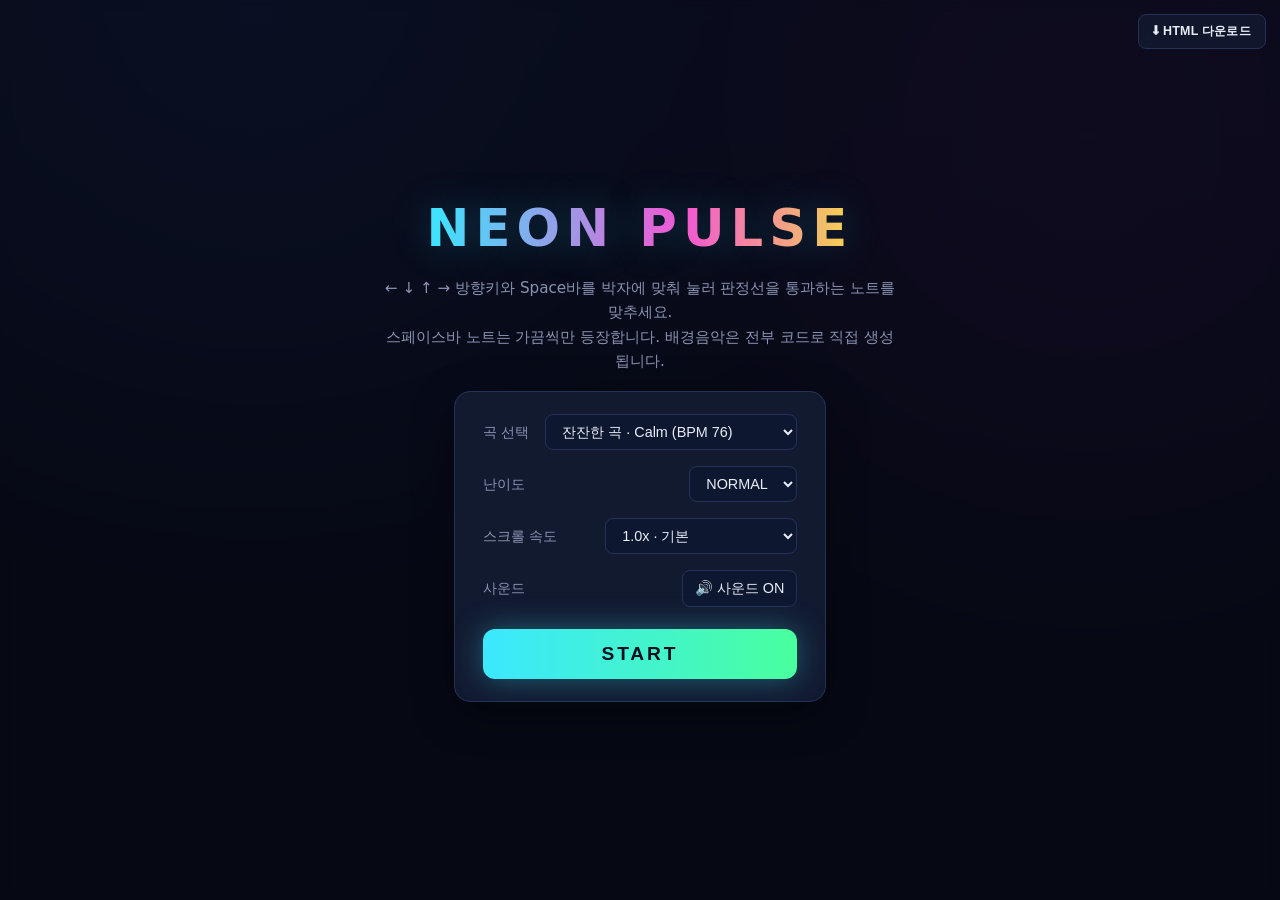
<file: rhythm-game.html>
<!DOCTYPE html>
<html lang="ko">
<head>
<meta charset="UTF-8">
<meta name="viewport" content="width=device-width, initial-scale=1.0">
<title>NEON PULSE — Web Audio Rhythm Game</title>
<style>
  :root{
    --bg:#080b16;
    --bg2:#0d1226;
    --panel:#121a30;
    --panel-border:#26315a;
    --pink:#ff4fd1;
    --gold:#ffd447;
    --cyan:#3be8ff;
    --green:#49ff9e;
    --silver:#e7ecf5;
    --text:#e9edf7;
    --muted:#8a93b3;
  }
  *{box-sizing:border-box;}
  html,body{
    margin:0;padding:0;height:100%;
    background:
      radial-gradient(circle at 20% 0%, #16204a 0%, transparent 45%),
      radial-gradient(circle at 85% 15%, #2a1240 0%, transparent 40%),
      linear-gradient(180deg, var(--bg2), var(--bg) 60%);
    color:var(--text);
    font-family:'Segoe UI', 'Malgun Gothic', system-ui, sans-serif;
    overflow:hidden;
    -webkit-font-smoothing:antialiased;
  }
  #app{
    position:relative;
    width:100%;height:100%;
    display:flex;align-items:center;justify-content:center;
  }
  .hidden{display:none !important;}

  /* ---------- Overlays ---------- */
  .overlay{
    position:absolute;inset:0;
    display:flex;flex-direction:column;align-items:center;justify-content:center;
    gap:18px;
    background:rgba(6,9,20,0.72);
    backdrop-filter:blur(6px);
    z-index:50;
    text-align:center;
    padding:24px;
  }
  .title{
    font-size:clamp(2rem, 6vw, 3.2rem);
    font-weight:800;
    letter-spacing:0.12em;
    margin:0;
    background:linear-gradient(90deg, var(--cyan), var(--pink) 60%, var(--gold));
    -webkit-background-clip:text;
    background-clip:text;
    color:transparent;
    text-shadow:0 0 40px rgba(59,232,255,0.25);
  }
  .subtitle{
    color:var(--muted);
    max-width:520px;
    line-height:1.6;
    font-size:0.95rem;
    margin:0;
  }
  .panel{
    background:var(--panel);
    border:1px solid var(--panel-border);
    border-radius:16px;
    padding:22px 28px;
    display:flex;flex-direction:column;gap:16px;
    box-shadow:0 12px 40px rgba(0,0,0,0.4);
    min-width:300px;
  }
  .field-row{
    display:flex;align-items:center;justify-content:space-between;gap:16px;
    font-size:0.9rem;color:var(--muted);
  }
  .field-row select, .field-row button.toggle{
    background:#0e1730;
    color:var(--text);
    border:1px solid var(--panel-border);
    border-radius:8px;
    padding:8px 12px;
    font-size:0.9rem;
    cursor:pointer;
  }
  .field-row select:focus, .field-row button.toggle:focus{outline:2px solid var(--cyan);}
  button.toggle.off{color:var(--muted);border-color:#3a3f55;}
  .big-btn{
    margin-top:6px;
    padding:14px 46px;
    font-size:1.2rem;
    font-weight:800;
    letter-spacing:0.15em;
    color:#08101f;
    background:linear-gradient(90deg, var(--cyan), var(--green));
    border:none;border-radius:12px;
    cursor:pointer;
    box-shadow:0 0 30px rgba(59,232,255,0.35);
    transition:transform 0.12s ease;
  }
  .big-btn:hover{transform:translateY(-2px);}
  .big-btn:active{transform:translateY(0);}

  #countdownOverlay{background:rgba(6,9,20,0.55);}
  #countdownNum{
    font-size:8rem;
    font-weight:900;
    color:var(--gold);
    text-shadow:0 0 60px rgba(255,212,71,0.6);
    animation:pop-in 0.35s ease;
  }
  @keyframes pop-in{
    0%{transform:scale(0.4);opacity:0;}
    60%{transform:scale(1.15);opacity:1;}
    100%{transform:scale(1);opacity:1;}
  }

  /* ---------- Game screen ---------- */
  #gameScreen{
    position:relative;
    width:100%;height:100%;
    display:flex;flex-direction:column;align-items:center;
    padding:18px 12px 28px;
  }
  #hud{
    width:100%;max-width:620px;
    display:flex;justify-content:space-between;
    padding:6px 10px;
    font-size:0.95rem;
    letter-spacing:0.05em;
  }
  #hud .stat{display:flex;flex-direction:column;align-items:center;min-width:90px;}
  #hud .stat .label{color:var(--muted);font-size:0.65rem;letter-spacing:0.15em;}
  #hud .stat .val{font-size:1.3rem;font-weight:800;color:var(--text);}
  #hud .stat.score .val{color:var(--gold);}
  #hud .stat.combo .val{color:var(--pink);}
  #hud .stat.acc .val{color:var(--cyan);}

  #stageWrap{
    position:relative;
    width:100%;max-width:620px;
    flex:1;
    display:flex;
    align-items:center;
    justify-content:center;
  }

  #comboPopup, #judgmentPopup{
    position:absolute;
    left:50%;top:30%;
    transform:translate(-50%,-50%);
    pointer-events:none;
    font-weight:900;
    z-index:20;
    opacity:0;
  }
  #judgmentPopup{top:22%;font-size:1.8rem;letter-spacing:0.08em;}
  #comboPopup{top:34%;font-size:1.1rem;color:var(--gold);}
  #judgmentPopup.anim{animation:judge-pop 0.42s ease;}
  #comboPopup.anim{animation:combo-pop 0.42s ease;}
  @keyframes judge-pop{
    0%{opacity:0;transform:translate(-50%,-50%) scale(0.6);}
    30%{opacity:1;transform:translate(-50%,-50%) scale(1.15);}
    100%{opacity:0;transform:translate(-50%,-65%) scale(1);}
  }
  @keyframes combo-pop{
    0%{opacity:0;transform:translate(-50%,-40%) scale(0.7);}
    30%{opacity:1;transform:translate(-50%,-50%) scale(1.1);}
    100%{opacity:0;transform:translate(-50%,-60%) scale(1);}
  }
  .tier-perfect{color:var(--cyan);text-shadow:0 0 18px rgba(59,232,255,0.7);}
  .tier-good{color:var(--green);text-shadow:0 0 14px rgba(73,255,158,0.6);}
  .tier-ok{color:var(--gold);text-shadow:0 0 12px rgba(255,212,71,0.5);}
  .tier-miss{color:#ff5566;text-shadow:0 0 12px rgba(255,85,102,0.5);}

  #highway{
    position:relative;
    width:100%;
    height:min(64vh, 620px);
    display:flex;
    gap:6px;
    background:linear-gradient(180deg, rgba(255,255,255,0.02), rgba(255,255,255,0.005) 70%, rgba(255,255,255,0.03));
    border-left:1px solid var(--panel-border);
    border-right:1px solid var(--panel-border);
    border-radius:10px;
    overflow:hidden;
  }
  .lane{
    position:relative;
    flex:1;
    height:100%;
    background:linear-gradient(180deg, color-mix(in srgb, var(--lane-color) 8%, transparent), transparent 40%);
    border-right:1px dashed rgba(255,255,255,0.05);
  }
  .lane:last-child{border-right:none;}
  .notes-layer{position:absolute;inset:0;}
  .judgment-line{
    position:absolute;left:0;right:0;bottom:45px;height:3px;
    background:linear-gradient(90deg, transparent, rgba(255,255,255,0.55), transparent);
    box-shadow:0 0 12px rgba(255,255,255,0.4);
    z-index:5;
  }
  .key-slot{
    position:absolute;left:50%;bottom:22px;
    width:46px;height:46px;
    transform:translateX(-50%);
    border:2px solid var(--lane-color);
    border-radius:10px;
    display:flex;align-items:center;justify-content:center;
    background:rgba(255,255,255,0.03);
    transition:transform 0.08s ease, box-shadow 0.08s ease;
  }
  .lane[data-lane="space"] .key-slot{width:78px;height:36px;bottom:27px;border-radius:8px;}
  .key-slot svg{width:70%;height:70%;fill:var(--lane-color);filter:drop-shadow(0 0 5px var(--lane-color));}
  .key-slot.press-hit{
    animation:key-hit 0.18s ease;
  }
  .key-slot.press-empty{
    animation:key-empty 0.18s ease;
  }
  @keyframes key-hit{
    0%{transform:translateX(-50%) scale(1);box-shadow:0 0 0 rgba(255,255,255,0);}
    40%{transform:translateX(-50%) scale(1.22);box-shadow:0 0 24px var(--lane-color);}
    100%{transform:translateX(-50%) scale(1);box-shadow:0 0 0 rgba(255,255,255,0);}
  }
  @keyframes key-empty{
    0%{transform:translateX(-50%) scale(1);}
    50%{transform:translateX(-50%) scale(0.92);}
    100%{transform:translateX(-50%) scale(1);}
  }

  .note{
    position:absolute;top:0;left:50%;
    width:46px;height:46px;
    will-change:transform;
  }
  .note[data-lane="space"]{width:78px;height:36px;}
  .note svg{width:100%;height:100%;}
  .lane[data-lane="left"] .arrow-shape{transform:rotate(-90deg);transform-origin:50% 50%;}
  .lane[data-lane="down"] .arrow-shape{transform:rotate(180deg);transform-origin:50% 50%;}
  .lane[data-lane="up"] .arrow-shape{transform:rotate(0deg);}
  .lane[data-lane="right"] .arrow-shape{transform:rotate(90deg);transform-origin:50% 50%;}
  .lane[data-lane="left"] .arrow-shape, .lane[data-lane="left"] .bar-shape{fill:var(--pink);filter:drop-shadow(0 0 6px var(--pink));}
  .lane[data-lane="down"] .arrow-shape, .lane[data-lane="down"] .bar-shape{fill:var(--gold);filter:drop-shadow(0 0 6px var(--gold));}
  .lane[data-lane="up"] .arrow-shape, .lane[data-lane="up"] .bar-shape{fill:var(--cyan);filter:drop-shadow(0 0 6px var(--cyan));}
  .lane[data-lane="right"] .arrow-shape, .lane[data-lane="right"] .bar-shape{fill:var(--green);filter:drop-shadow(0 0 6px var(--green));}
  .lane[data-lane="space"] .arrow-shape, .lane[data-lane="space"] .bar-shape{fill:var(--silver);filter:drop-shadow(0 0 6px var(--silver));}

  .note.judged{transition:opacity 0.2s ease, transform 0.2s ease;opacity:0;}
  .note.tier-perfect{filter:brightness(1.6);}
  .note.tier-miss{filter:grayscale(0.7) brightness(0.6);}

  #progressBarWrap{
    width:100%;max-width:620px;
    height:8px;
    background:#0e1730;
    border:1px solid var(--panel-border);
    border-radius:6px;
    margin-top:14px;
    overflow:hidden;
  }
  #progressBar{
    height:100%;width:0%;
    background:linear-gradient(90deg, var(--cyan), var(--pink));
    transition:width 0.05s linear;
  }

  #hpBarWrap{
    width:100%;max-width:620px;
    display:flex;align-items:center;gap:10px;
    padding:2px 10px 8px;
  }
  #hpBarLabel{
    font-size:0.68rem;font-weight:800;letter-spacing:0.18em;color:var(--muted);
  }
  #hpBarTrack{
    flex:1;height:11px;
    background:#0e1730;
    border:1px solid var(--panel-border);
    border-radius:6px;
    overflow:hidden;
  }
  #hpBarFill{
    height:100%;width:100%;
    background:linear-gradient(90deg, var(--pink), var(--green));
    transition:width 0.15s ease, background 0.15s ease;
  }

  /* ---------- Result ---------- */
  #resultOverlay .panel{align-items:center;}
  .result-row{display:flex;justify-content:space-between;width:100%;gap:24px;font-size:1.05rem;}
  .result-row .rlabel{color:var(--muted);}
  .result-row .rval{font-weight:800;color:var(--gold);}
  .delta{font-size:0.62em;font-weight:800;margin-left:6px;}
  .delta-up{color:var(--green);}
  .delta-down{color:#ff5566;}
  .delta-flat{color:var(--muted);}

  /* ---------- Fail ---------- */
  .title-fail{
    font-size:2.2rem;font-weight:800;margin:0;letter-spacing:0.1em;
    color:#ff3b5c;
    text-shadow:0 0 30px rgba(255,59,92,0.55);
  }
  #failOverlay .panel{border-color:rgba(255,59,92,0.4);}
  #failOverlay .subtitle{color:#ff90a4;max-width:380px;}
  .secondary-btn{
    margin-top:2px;
    padding:10px 24px;
    font-size:0.85rem;
    font-weight:700;
    letter-spacing:0.05em;
    color:var(--muted);
    background:transparent;
    border:1px solid var(--panel-border);
    border-radius:10px;
    cursor:pointer;
    transition:color 0.15s ease, border-color 0.15s ease;
  }
  .secondary-btn:hover{color:var(--text);border-color:var(--cyan);}

  @media (max-width:480px){
    .key-slot{width:38px;height:38px;bottom:16px;}
    .lane[data-lane="space"] .key-slot{width:60px;height:30px;bottom:20px;}
    .judgment-line{bottom:37px;}
  }

  #downloadBtn{
    position:fixed;top:14px;right:14px;z-index:200;
    padding:8px 14px;
    font-size:0.78rem;font-weight:700;letter-spacing:0.02em;
    color:var(--text);
    background:rgba(18,26,48,0.85);
    border:1px solid var(--panel-border);
    border-radius:8px;
    cursor:pointer;
    backdrop-filter:blur(4px);
    transition:border-color 0.15s ease, color 0.15s ease;
  }
  #downloadBtn:hover{border-color:var(--cyan);color:var(--cyan);}
  @media (max-width:480px){
    #downloadBtn{top:8px;right:8px;padding:6px 10px;font-size:0.7rem;}
  }

  #backBtn{
    position:fixed;top:14px;left:14px;z-index:200;
    padding:8px 14px;
    font-size:0.78rem;font-weight:700;letter-spacing:0.02em;
    color:var(--text);
    background:rgba(18,26,48,0.85);
    border:1px solid var(--panel-border);
    border-radius:8px;
    cursor:pointer;
    backdrop-filter:blur(4px);
    transition:border-color 0.15s ease, color 0.15s ease;
  }
  #backBtn:hover{border-color:var(--pink);color:var(--pink);}
  @media (max-width:480px){
    #backBtn{top:8px;left:8px;padding:6px 10px;font-size:0.7rem;}
  }
</style>
</head>
<body>
<div id="app">

  <button id="downloadBtn" title="이 게임을 HTML 파일로 다운로드">⬇ HTML 다운로드</button>

  <!-- START OVERLAY -->
  <div id="startOverlay" class="overlay">
    <h1 class="title">NEON PULSE</h1>
    <p class="subtitle">
      ← ↓ ↑ → 방향키와 Space바를 박자에 맞춰 눌러 판정선을 통과하는 노트를 맞추세요.<br>
      스페이스바 노트는 가끔씩만 등장합니다. 배경음악은 전부 코드로 직접 생성됩니다.
    </p>
    <div class="panel">
      <div class="field-row">
        <span>곡 선택</span>
        <select id="songSelect">
          <option value="calm">잔잔한 곡 · Calm (BPM 76)</option>
          <option value="energetic">신나는 곡 · Energetic (BPM 140)</option>
        </select>
      </div>
      <div class="field-row">
        <span>난이도</span>
        <select id="diffSelect">
          <option value="EASY">EASY</option>
          <option value="NORMAL" selected>NORMAL</option>
          <option value="HARD">HARD</option>
        </select>
      </div>
      <div class="field-row">
        <span>스크롤 속도</span>
        <select id="speedSelect" title="판정 타이밍에는 영향 없이 노트가 화면에 떠 있는 속도만 바뀝니다">
          <option value="0.75">0.75x · 느리게</option>
          <option value="1" selected>1.0x · 기본</option>
          <option value="1.25">1.25x</option>
          <option value="1.5">1.5x · 촘촘한 채보 추천</option>
          <option value="1.75">1.75x</option>
          <option value="2">2.0x · 빠르게</option>
        </select>
      </div>
      <div class="field-row">
        <span>사운드</span>
        <button id="soundToggleBtn" class="toggle">🔊 사운드 ON</button>
      </div>
      <button id="startBtn" class="big-btn">START</button>
    </div>
  </div>

  <!-- COUNTDOWN OVERLAY -->
  <div id="countdownOverlay" class="overlay hidden">
    <div id="countdownNum">3</div>
  </div>

  <!-- GAME SCREEN -->
  <div id="gameScreen" class="hidden">
    <button id="backBtn" title="메뉴로 돌아가기">← 나가기</button>
    <div id="hud">
      <div class="stat score"><span class="label">SCORE</span><span class="val" id="scoreVal">0</span></div>
      <div class="stat combo"><span class="label">MAX COMBO</span><span class="val" id="maxComboVal">0</span></div>
      <div class="stat acc"><span class="label">ACC</span><span class="val" id="accVal">100.00%</span></div>
    </div>
    <div id="hpBarWrap">
      <span id="hpBarLabel">HP</span>
      <div id="hpBarTrack"><div id="hpBarFill"></div></div>
    </div>
    <div id="stageWrap">
      <div id="judgmentPopup"></div>
      <div id="comboPopup"></div>
      <div id="highway">
        <div class="judgment-line"></div>
        <div class="lane" data-lane="left" style="--lane-color:var(--pink)">
          <div class="notes-layer"></div>
          <div class="key-slot"><svg viewBox="0 0 100 100" class="arrow-shape"><polygon points="50,10 88,82 12,82"/></svg></div>
        </div>
        <div class="lane" data-lane="down" style="--lane-color:var(--gold)">
          <div class="notes-layer"></div>
          <div class="key-slot"><svg viewBox="0 0 100 100" class="arrow-shape"><polygon points="50,10 88,82 12,82"/></svg></div>
        </div>
        <div class="lane" data-lane="up" style="--lane-color:var(--cyan)">
          <div class="notes-layer"></div>
          <div class="key-slot"><svg viewBox="0 0 100 100" class="arrow-shape"><polygon points="50,10 88,82 12,82"/></svg></div>
        </div>
        <div class="lane" data-lane="right" style="--lane-color:var(--green)">
          <div class="notes-layer"></div>
          <div class="key-slot"><svg viewBox="0 0 100 100" class="arrow-shape"><polygon points="50,10 88,82 12,82"/></svg></div>
        </div>
        <div class="lane" data-lane="space" style="--lane-color:var(--silver)">
          <div class="notes-layer"></div>
          <div class="key-slot"><svg viewBox="0 0 100 40" class="bar-shape"><rect x="8" y="8" width="84" height="24" rx="10"/></svg></div>
        </div>
      </div>
    </div>
    <div id="progressBarWrap"><div id="progressBar"></div></div>
  </div>

  <!-- RESULT OVERLAY -->
  <div id="resultOverlay" class="overlay hidden">
    <h1 class="title" style="font-size:2rem;">RESULT</h1>
    <div class="panel" style="min-width:280px;">
      <div class="result-row"><span class="rlabel">SCORE</span><span class="rval" id="resScore">0</span></div>
      <div class="result-row"><span class="rlabel">MAX COMBO</span><span class="rval" id="resCombo">0</span></div>
      <div class="result-row"><span class="rlabel">ACCURACY</span><span class="rval" id="resAcc">0.00%</span></div>
      <button id="retryBtn" class="big-btn">RETRY</button>
      <button id="resultHomeBtn" class="secondary-btn">HOME으로 돌아가기</button>
    </div>
  </div>

  <!-- FAIL OVERLAY -->
  <div id="failOverlay" class="overlay hidden">
    <h1 class="title-fail">FAILED</h1>
    <p class="subtitle">HP가 모두 소진되어 실패했습니다.</p>
    <div class="panel" style="min-width:280px;">
      <div class="result-row"><span class="rlabel">SCORE</span><span class="rval" id="failScore">0</span></div>
      <div class="result-row"><span class="rlabel">MAX COMBO</span><span class="rval" id="failCombo">0</span></div>
      <div class="result-row"><span class="rlabel">ACCURACY</span><span class="rval" id="failAcc">0.00%</span></div>
      <button id="retryFailBtn" class="big-btn">RETRY</button>
      <button id="failHomeBtn" class="secondary-btn">HOME으로 돌아가기</button>
    </div>
  </div>

</div>

<script>
(function(){
  "use strict";

  // Snapshot of the pristine page markup, captured before any game state
  // mutates the DOM, so the download button always saves a clean copy.
  const PRISTINE_HTML = '<!DOCTYPE html>\n' + document.documentElement.outerHTML;

  /* =========================================================
     AUDIO ENGINE
     ========================================================= */
  const AudioEngine = (function(){
    let ctx = null;
    let masterGain = null;   // 0.24 overall
    let musicBus = null;     // music -> masterGain
    let sfxBus = null;       // sfx -> masterGain (quieter, shares mute)
    let noiseBuffer = null;

    function init(){
      if (ctx) return;
      ctx = new (window.AudioContext || window.webkitAudioContext)();
      masterGain = ctx.createGain();
      masterGain.gain.value = 0.24;
      masterGain.connect(ctx.destination);

      musicBus = ctx.createGain();
      musicBus.gain.value = 1.0;
      musicBus.connect(masterGain);

      sfxBus = ctx.createGain();
      sfxBus.gain.value = 0.42; // clearly quieter than music
      sfxBus.connect(masterGain);
    }

    function resume(){
      if (!ctx) return Promise.resolve();
      return ctx.resume();
    }

    function setSoundOn(on){
      if (!masterGain) return;
      masterGain.gain.setTargetAtTime(on ? 0.24 : 0.0001, ctx.currentTime, 0.01);
    }

    function isInited(){ return !!ctx; }

    function getNoiseBuffer(){
      if (noiseBuffer) return noiseBuffer;
      const len = Math.floor(ctx.sampleRate * 0.12);
      noiseBuffer = ctx.createBuffer(1, len, ctx.sampleRate);
      const data = noiseBuffer.getChannelData(0);
      for (let i=0;i<len;i++) data[i] = Math.random()*2-1;
      return noiseBuffer;
    }

    function playTone(t, freq, dur, type, peak, bus){
      const osc = ctx.createOscillator();
      osc.type = type;
      osc.frequency.setValueAtTime(freq, t);
      const g = ctx.createGain();
      g.gain.setValueAtTime(0.0001, t);
      g.gain.exponentialRampToValueAtTime(peak, t + 0.012);
      g.gain.exponentialRampToValueAtTime(0.0001, t + Math.max(dur, 0.05));
      osc.connect(g);
      g.connect(bus);
      osc.start(t);
      osc.stop(t + dur + 0.05);
    }

    function playHihat(t, bus){
      const src = ctx.createBufferSource();
      src.buffer = getNoiseBuffer();
      const hp = ctx.createBiquadFilter();
      hp.type = 'highpass';
      hp.frequency.value = 6500;
      const g = ctx.createGain();
      g.gain.setValueAtTime(0.0001, t);
      g.gain.exponentialRampToValueAtTime(0.3, t + 0.004);
      g.gain.exponentialRampToValueAtTime(0.0001, t + 0.045);
      src.connect(hp); hp.connect(g); g.connect(bus);
      src.start(t);
      src.stop(t + 0.06);
    }

    // Each playthrough gets its own gain node routed through musicBus, so
    // leaving mid-song can silence every already-scheduled note at once
    // (disconnecting stops the signal instantly, regardless of each
    // oscillator's own future stop() time).
    function createRunBus(){
      const bus = ctx.createGain();
      bus.gain.value = 1.0;
      bus.connect(musicBus);
      return bus;
    }

    function scheduleSong(song, startTime, bus){
      song.events.melody.forEach(ev => {
        playTone(startTime + ev.time, ev.freq, ev.dur, song.wave, 0.5, bus);
      });
      song.events.bass.forEach(ev => {
        playTone(startTime + ev.time, ev.freq, ev.dur, 'sine', 0.55, bus);
      });
      if (song.hihat){
        song.events.hihat.forEach(ev => playHihat(startTime + ev.time, bus));
      }
    }

    function playPopSfx(){
      if (!ctx) return;
      const now = ctx.currentTime;
      // fast falling sine sweep 1500 -> 420 Hz over ~0.1s
      const osc = ctx.createOscillator();
      osc.type = 'sine';
      osc.frequency.setValueAtTime(1500, now);
      osc.frequency.exponentialRampToValueAtTime(420, now + 0.1);
      const g = ctx.createGain();
      g.gain.setValueAtTime(0.0001, now);
      g.gain.exponentialRampToValueAtTime(0.55, now + 0.008);
      g.gain.exponentialRampToValueAtTime(0.0001, now + 0.1);
      osc.connect(g); g.connect(sfxBus);
      osc.start(now); osc.stop(now + 0.11);

      // slightly higher triangle click ~2600Hz, 0.03s
      const click = ctx.createOscillator();
      click.type = 'triangle';
      click.frequency.setValueAtTime(2600, now);
      const cg = ctx.createGain();
      cg.gain.setValueAtTime(0.0001, now);
      cg.gain.exponentialRampToValueAtTime(0.35, now + 0.004);
      cg.gain.exponentialRampToValueAtTime(0.0001, now + 0.03);
      click.connect(cg); cg.connect(sfxBus);
      click.start(now); click.stop(now + 0.035);
    }

    return { init, resume, setSoundOn, isInited, scheduleSong, playPopSfx, createRunBus,
      get ctx(){ return ctx; } };
  })();

  /* =========================================================
     SONG DEFINITIONS (procedural, motif-based)
     ========================================================= */
  const SCALE_CALM       = [220.00, 261.63, 293.66, 329.63, 392.00]; // A minor pentatonic, low register
  const SCALE_ENERGETIC  = [523.25, 587.33, 659.25, 783.99, 880.00]; // C major pentatonic, bright register

  const MOTIFS_CALM = {
    A: [0, 2, 4, 2, 0, null, 2, null],
    B: [4, 3, 2, 1, 0, 1, 2, 3],
    C: [2, null, 4, null, 3, null, 1, null],
    D: [0, 0, null, 2, 2, null, 4, 4]
  };
  const MOTIFS_ENERGETIC = {
    A: [0, 1, 2, 1, 0, 1, 2, 3],
    B: [4, 3, 2, 1, 2, 3, 4, 3],
    C: [2, 2, 3, 3, 4, 4, 3, 2],
    D: [0, 2, 0, 2, 4, 2, 4, 3]
  };

  const SONGS = {
    calm: {
      key:'calm', name:'잔잔한 곡 (Calm)', bpm:76, wave:'sine', hihat:false,
      scale: SCALE_CALM, motifs: MOTIFS_CALM,
      structure: ['A','A','B','A','C','C','D','B','A','A','B','C','A','D','B','A'],
      bars: 24
    },
    energetic: {
      key:'energetic', name:'신나는 곡 (Energetic)', bpm:140, wave:'square', hihat:true,
      scale: SCALE_ENERGETIC, motifs: MOTIFS_ENERGETIC,
      structure: ['A','A','B','A','C','C','D','B','A','B','C','D','A','A','B','D'],
      bars: 40
    }
  };

  const SONG_TRIM_SECONDS = 15; // shave this much off the end of every generated song

  function buildSong(def){
    const beatSec = 60 / def.bpm;
    const stepSec = beatSec / 2; // eighth-note grid
    const stepsPerBar = 8;
    const rawTotalSteps = def.bars * stepsPerBar;
    const events = { melody:[], bass:[], hihat:[] };

    for (let step = 0; step < rawTotalSteps; step++){
      const bar = Math.floor(step / stepsPerBar);
      const s = step % stepsPerBar;
      const motifName = def.structure[bar % def.structure.length];
      const deg = def.motifs[motifName][s];
      const t = step * stepSec;

      if (deg !== null){
        events.melody.push({ time:t, freq: def.scale[deg], dur: stepSec * 0.85 });
      }
      if (s % 2 === 0){ // strong-beat bass, one per quarter beat
        events.bass.push({ time:t, freq: def.scale[0] / 2, dur: stepSec * 1.7 });
      }
      if (def.hihat){
        events.hihat.push({ time:t });
      }
    }

    const rawDuration = rawTotalSteps * stepSec;
    const duration = Math.max(stepSec, rawDuration - SONG_TRIM_SECONDS);
    const totalSteps = Math.floor(duration / stepSec);

    events.melody = events.melody.filter(ev => ev.time < duration);
    events.bass = events.bass.filter(ev => ev.time < duration);
    events.hihat = events.hihat.filter(ev => ev.time < duration);

    return { ...def, beatSec, stepSec, totalSteps, duration, events };
  }

  function degreeAtStep(song, step){
    const bar = Math.floor(step / 8);
    const s = step % 8;
    const motifName = song.structure[bar % song.structure.length];
    const deg = song.motifs[motifName][s];
    return deg === null ? 0 : deg;
  }

  function buildChart(song, difficulty){
    const notes = [];
    const laneCycle = ['left','down','up','right'];
    let n = 0;
    for (let step = 0; step < song.totalSteps; step++){
      let include;
      if (difficulty === 'EASY') include = (step % 4 === 0);
      else if (difficulty === 'NORMAL') include = (step % 2 === 0);
      else include = true; // HARD: every eighth-note step

      if (!include) continue;

      const isSpace = (n % 6 === 5); // roughly 1 in 6 notes
      let lane;
      if (isSpace){
        lane = 'space';
      } else {
        const deg = degreeAtStep(song, step);
        lane = laneCycle[(n + deg) % 4];
      }
      notes.push({ time: step * song.stepSec, lane, judged:false, spawned:false, el:null });
      n++;
    }
    return notes;
  }

  /* =========================================================
     GAME CONSTANTS
     ========================================================= */
  const BASE_FALL_TIME = 1.8;      // seconds, note travel time at 1.0x scroll speed
                                    // (judgment stays purely time-based, so changing this only
                                    // changes how long notes are visible/how spread out they look —
                                    // never how the hit is scored)
  const PERFECT_WINDOW = 0.045;
  const GOOD_WINDOW = 0.09;
  const OK_WINDOW = 0.15;
  const MISS_WINDOW = 0.15;
  const JUDGE_OFFSET_BOTTOM = 45;  // px from bottom of highway to judgment line
  const ARROW_SIZE = 46, BAR_SIZE = 36;
  // HP/life gauge: bounded, so a late-game collapse always costs a fixed
  // amount of HP regardless of how good earlier judgments were (unlike a
  // lifetime accuracy average, which barely moves once many notes are judged).
  const HP_MAX = 100;
  const HP_PERFECT_GAIN = 1;
  const HP_MISS_LOSS = 8;

  const ARROW_SVG = '<svg viewBox="0 0 100 100" class="arrow-shape"><polygon points="50,10 88,82 12,82"/></svg>';
  const BAR_SVG   = '<svg viewBox="0 0 100 40" class="bar-shape"><rect x="8" y="8" width="84" height="24" rx="10"/></svg>';

  const KEY_LANE_MAP = { ArrowLeft:'left', ArrowDown:'down', ArrowUp:'up', ArrowRight:'right', Space:'space' };

  /* =========================================================
     DOM REFS
     ========================================================= */
  const startOverlay = document.getElementById('startOverlay');
  const countdownOverlay = document.getElementById('countdownOverlay');
  const countdownNum = document.getElementById('countdownNum');
  const gameScreen = document.getElementById('gameScreen');
  const resultOverlay = document.getElementById('resultOverlay');
  const failOverlay = document.getElementById('failOverlay');

  const songSelect = document.getElementById('songSelect');
  const diffSelect = document.getElementById('diffSelect');
  const speedSelect = document.getElementById('speedSelect');
  const soundToggleBtn = document.getElementById('soundToggleBtn');
  const startBtn = document.getElementById('startBtn');
  const retryBtn = document.getElementById('retryBtn');

  const scoreVal = document.getElementById('scoreVal');
  const maxComboVal = document.getElementById('maxComboVal');
  const accVal = document.getElementById('accVal');
  const judgmentPopupEl = document.getElementById('judgmentPopup');
  const comboPopupEl = document.getElementById('comboPopup');
  const highwayEl = document.getElementById('highway');
  const progressBarEl = document.getElementById('progressBar');
  const hpBarFillEl = document.getElementById('hpBarFill');

  const resScore = document.getElementById('resScore');
  const resCombo = document.getElementById('resCombo');
  const resAcc = document.getElementById('resAcc');
  const failScoreEl = document.getElementById('failScore');
  const failComboEl = document.getElementById('failCombo');
  const failAccEl = document.getElementById('failAcc');
  const retryFailBtn = document.getElementById('retryFailBtn');
  const failHomeBtn = document.getElementById('failHomeBtn');
  const resultHomeBtn = document.getElementById('resultHomeBtn');
  const downloadBtn = document.getElementById('downloadBtn');
  const backBtn = document.getElementById('backBtn');

  const laneLayers = {};
  const keySlots = {};
  document.querySelectorAll('.lane').forEach(laneEl => {
    const lane = laneEl.dataset.lane;
    laneLayers[lane] = laneEl.querySelector('.notes-layer');
    keySlots[lane] = laneEl.querySelector('.key-slot');
  });

  /* =========================================================
     STATE
     ========================================================= */
  let soundEnabled = true;
  let selectedSongKey = 'calm';
  let selectedDifficulty = 'NORMAL';
  let selectedSpeedMultiplier = 1;
  let fallTime = BASE_FALL_TIME; // recomputed from selectedSpeedMultiplier each run

  let currentSong = null;
  let currentChart = [];
  let songStartCtxTime = 0;
  let songEndCtxTime = 0;
  let rafId = null;
  let running = false;
  let currentRunBus = null;
  let hp = HP_MAX;

  let score = 0, combo = 0, maxCombo = 0;
  let judgeCounts = { PERFECT:0, GOOD:0, OK:0, MISS:0 };

  /* =========================================================
     HELPERS
     ========================================================= */
  function formatScore(n){
    return n.toLocaleString('en-US');
  }

  /* ---------- Round-over-round comparison (persisted in localStorage) ---------- */
  const LAST_RUN_KEY = 'neonPulseLastRun';

  function loadLastRun(){
    try{
      const raw = localStorage.getItem(LAST_RUN_KEY);
      return raw ? JSON.parse(raw) : null;
    }catch(e){ return null; }
  }

  function saveLastRun(stats){
    try{ localStorage.setItem(LAST_RUN_KEY, JSON.stringify(stats)); }catch(e){}
  }

  function deltaBadge(diff, formatter){
    if (diff === null || diff === undefined) return '';
    if (diff === 0) return ' <span class="delta delta-flat">(변화 없음)</span>';
    const cls = diff > 0 ? 'delta-up' : 'delta-down';
    const sign = diff > 0 ? '+' : '';
    return ` <span class="delta ${cls}">(${sign}${formatter(diff)})</span>`;
  }

  // Renders SCORE/MAX COMBO/ACC against the previous round's saved result,
  // then overwrites that saved result with the current round.
  function applyRoundComparison(scoreEl, comboEl, accEl, current){
    const last = loadLastRun();
    const scoreDelta = last ? current.score - last.score : null;
    const comboDelta = last ? current.maxCombo - last.maxCombo : null;
    const accDelta = last ? current.acc - last.acc : null;

    scoreEl.innerHTML = formatScore(current.score) + deltaBadge(scoreDelta, formatScore);
    comboEl.innerHTML = current.maxCombo + deltaBadge(comboDelta, d => String(d));
    accEl.innerHTML = current.acc.toFixed(2) + '%' + deltaBadge(accDelta, d => d.toFixed(2) + '%p');

    saveLastRun(current);
  }

  function restartAnim(el, cls){
    el.classList.remove(cls);
    void el.offsetWidth;
    el.classList.add(cls);
  }

  function resetStats(){
    score = 0; combo = 0; maxCombo = 0;
    judgeCounts = { PERFECT:0, GOOD:0, OK:0, MISS:0 };
    hp = HP_MAX;
    updateHUD();
  }

  function currentAccuracy(){
    const weights = { PERFECT:1, GOOD:0.7, OK:0.4, MISS:0 };
    let judged = 0, sum = 0;
    for (const k in judgeCounts){ sum += judgeCounts[k]*weights[k]; judged += judgeCounts[k]; }
    if (judged === 0) return 100;
    return (sum/judged)*100;
  }

  function updateHUD(){
    scoreVal.textContent = formatScore(score);
    maxComboVal.textContent = maxCombo;
    accVal.textContent = currentAccuracy().toFixed(2) + '%';
    updateHpBar();
  }

  function updateHpBar(){
    const pct = Math.max(0, Math.min(100, (hp / HP_MAX) * 100));
    hpBarFillEl.style.width = pct + '%';
    if (pct < 25) hpBarFillEl.style.background = '#ff3b5c';
    else if (pct < 55) hpBarFillEl.style.background = 'linear-gradient(90deg, #ff3b5c, var(--gold))';
    else hpBarFillEl.style.background = 'linear-gradient(90deg, var(--pink), var(--green))';
  }

  /* =========================================================
     GAME FLOW
     ========================================================= */
  downloadBtn.addEventListener('click', () => {
    const blob = new Blob([PRISTINE_HTML], { type:'text/html' });
    const url = URL.createObjectURL(blob);
    const a = document.createElement('a');
    a.href = url;
    a.download = 'neon-pulse-rhythm-game.html';
    document.body.appendChild(a);
    a.click();
    document.body.removeChild(a);
    setTimeout(() => URL.revokeObjectURL(url), 1000);
  });

  soundToggleBtn.addEventListener('click', () => {
    soundEnabled = !soundEnabled;
    soundToggleBtn.textContent = soundEnabled ? '🔊 사운드 ON' : '🔈 사운드 OFF';
    soundToggleBtn.classList.toggle('off', !soundEnabled);
    if (AudioEngine.isInited()) AudioEngine.setSoundOn(soundEnabled);
  });

  startBtn.addEventListener('click', async () => {
    selectedSongKey = songSelect.value;
    selectedDifficulty = diffSelect.value;
    selectedSpeedMultiplier = parseFloat(speedSelect.value) || 1;
    AudioEngine.init();
    await AudioEngine.resume();
    AudioEngine.setSoundOn(soundEnabled);
    startOverlay.classList.add('hidden');
    countdownOverlay.classList.remove('hidden');
    runCountdown();
  });

  async function retryPlay(){
    await AudioEngine.resume();
    resultOverlay.classList.add('hidden');
    failOverlay.classList.add('hidden');
    countdownOverlay.classList.remove('hidden');
    runCountdown();
  }
  retryBtn.addEventListener('click', retryPlay);
  retryFailBtn.addEventListener('click', retryPlay);

  function runCountdown(){
    let n = 3;
    countdownNum.textContent = n;
    restartAnim(countdownNum, 'pop');
    const tick = () => {
      n--;
      if (n <= 0){
        countdownNum.textContent = 'GO!';
        restartAnim(countdownNum, 'pop');
        setTimeout(beginLeadIn, 450);
        return;
      }
      countdownNum.textContent = n;
      restartAnim(countdownNum, 'pop');
      setTimeout(tick, 700);
    };
    setTimeout(tick, 700);
  }

  function beginLeadIn(){
    countdownOverlay.classList.add('hidden');
    gameScreen.classList.remove('hidden');

    const songDef = SONGS[selectedSongKey];
    currentSong = buildSong(songDef);
    currentChart = buildChart(currentSong, selectedDifficulty);

    resetStats();
    progressBarEl.style.width = '0%';
    fallTime = BASE_FALL_TIME / selectedSpeedMultiplier;

    const ctxNow = AudioEngine.ctx.currentTime;
    songStartCtxTime = ctxNow + fallTime; // first note (t=0) arrives exactly when lead-in ends
    songEndCtxTime = songStartCtxTime + currentSong.duration + fallTime + 0.4;

    currentRunBus = AudioEngine.createRunBus();
    AudioEngine.scheduleSong(currentSong, songStartCtxTime, currentRunBus);

    running = true;
    rafId = requestAnimationFrame(loop);
  }

  function stopRunAudio(){
    if (currentRunBus){
      try { currentRunBus.disconnect(); } catch(e){}
      currentRunBus = null;
    }
  }

  function exitToMenu(){
    running = false;
    if (rafId) cancelAnimationFrame(rafId);
    stopRunAudio();
    document.querySelectorAll('.notes-layer').forEach(l => { l.innerHTML = ''; });
    gameScreen.classList.add('hidden');
    resultOverlay.classList.add('hidden');
    failOverlay.classList.add('hidden');
    startOverlay.classList.remove('hidden');
  }

  backBtn.addEventListener('click', exitToMenu);
  failHomeBtn.addEventListener('click', exitToMenu);
  resultHomeBtn.addEventListener('click', exitToMenu);

  function loop(){
    if (!running) return;
    const now = AudioEngine.ctx.currentTime;
    updateNotes(now);
    updateProgressBar(now);
    if (!running) return; // a MISS just processed inside updateNotes may have already ended the run
    if (now >= songEndCtxTime){
      endGame();
      return;
    }
    rafId = requestAnimationFrame(loop);
  }

  function triggerFail(){
    running = false;
    if (rafId) cancelAnimationFrame(rafId);
    stopRunAudio();
    document.querySelectorAll('.notes-layer').forEach(l => { l.innerHTML = ''; });

    applyRoundComparison(failScoreEl, failComboEl, failAccEl, { score, maxCombo, acc: currentAccuracy() });

    gameScreen.classList.add('hidden');
    failOverlay.classList.remove('hidden');
  }

  function updateNotes(now){
    const rect = highwayEl.getBoundingClientRect();
    const containerH = rect.height;

    for (let i = 0; i < currentChart.length; i++){
      const note = currentChart[i];
      if (note.judged) continue;

      const arrival = songStartCtxTime + note.time;
      const spawnTime = arrival - fallTime;

      if (now < spawnTime) break; // chart sorted ascending; nothing further has spawned yet

      if (!note.spawned){
        spawnNoteVisual(note);
        note.spawned = true;
      }

      if (now > arrival + MISS_WINDOW){
        if (applyJudgment('MISS', note)) return; // HP hit 0; run over, notes already cleared
        continue;
      }

      const noteH = note.lane === 'space' ? BAR_SIZE : ARROW_SIZE;
      const arrivalY = containerH - JUDGE_OFFSET_BOTTOM - noteH/2;
      const spawnY = -noteH;
      const progress = Math.min(1.2, (now - spawnTime) / fallTime);
      const y = spawnY + progress * (arrivalY - spawnY);
      note.el.style.transform = `translate(-50%, ${y}px)`;
    }
  }

  function updateProgressBar(now){
    const frac = Math.max(0, Math.min(1, (now - songStartCtxTime) / currentSong.duration));
    progressBarEl.style.width = (frac*100) + '%';
  }

  function spawnNoteVisual(note){
    const el = document.createElement('div');
    el.className = 'note';
    el.dataset.lane = note.lane;
    el.innerHTML = note.lane === 'space' ? BAR_SVG : ARROW_SVG;
    laneLayers[note.lane].appendChild(el);
    note.el = el;
  }

  function removeNoteVisual(note, tier){
    const el = note.el;
    if (!el) return;
    el.classList.add('judged', 'tier-' + tier.toLowerCase());
    setTimeout(() => { if (el.parentNode) el.parentNode.removeChild(el); }, 220);
  }

  function flashKey(lane, hit){
    const slot = keySlots[lane];
    restartAnim(slot, hit ? 'press-hit' : 'press-empty');
  }

  function showJudgmentPopup(tier){
    judgmentPopupEl.textContent = tier;
    judgmentPopupEl.className = 'tier-' + tier.toLowerCase();
    restartAnim(judgmentPopupEl, 'anim');
  }

  function showComboPopup(){
    if (combo < 2) return;
    comboPopupEl.textContent = combo + ' COMBO';
    restartAnim(comboPopupEl, 'anim');
  }

  // Returns true if this judgment just drained HP to 0 and ended the run.
  function applyJudgment(tier, note){
    note.judged = true;
    judgeCounts[tier]++;

    if (tier === 'MISS'){
      combo = 0;
      hp = Math.max(0, hp - HP_MISS_LOSS);
    } else {
      combo++;
      maxCombo = Math.max(maxCombo, combo);
      const base = { PERFECT:1000, GOOD:700, OK:300 }[tier];
      const comboBonus = Math.min(combo, 50) * 10;
      score += base + comboBonus;
      if (tier === 'PERFECT'){
        AudioEngine.playPopSfx();
        hp = Math.min(HP_MAX, hp + HP_PERFECT_GAIN);
      }
      // GOOD/OK: HP unchanged
      showComboPopup();
    }

    removeNoteVisual(note, tier);
    showJudgmentPopup(tier);
    updateHUD();

    if (hp <= 0){
      triggerFail();
      return true;
    }
    return false;
  }

  function judgeLane(lane, now){
    let best = null, bestDiff = Infinity;
    for (let i = 0; i < currentChart.length; i++){
      const note = currentChart[i];
      if (note.lane !== lane || note.judged) continue;
      const arrival = songStartCtxTime + note.time;
      const diff = now - arrival;
      if (Math.abs(diff) <= OK_WINDOW && Math.abs(diff) < Math.abs(bestDiff)){
        best = note; bestDiff = diff;
      }
    }
    if (!best){
      flashKey(lane, false);
      return;
    }
    const ad = Math.abs(bestDiff);
    let tier;
    if (ad <= PERFECT_WINDOW) tier = 'PERFECT';
    else if (ad <= GOOD_WINDOW) tier = 'GOOD';
    else tier = 'OK';
    applyJudgment(tier, best);
    flashKey(lane, true);
  }

  function endGame(){
    running = false;
    if (rafId) cancelAnimationFrame(rafId);
    currentRunBus = null; // song finished naturally; nothing left scheduled to silence
    document.querySelectorAll('.notes-layer').forEach(l => { l.innerHTML=''; });
    progressBarEl.style.width = '100%';

    applyRoundComparison(resScore, resCombo, resAcc, { score, maxCombo, acc: currentAccuracy() });

    gameScreen.classList.add('hidden');
    resultOverlay.classList.remove('hidden');
  }

  /* =========================================================
     INPUT
     ========================================================= */
  window.addEventListener('keydown', (e) => {
    const lane = KEY_LANE_MAP[e.code];
    if (!lane) return;
    if (!running) return; // let menus/buttons/selects handle their own key input
    e.preventDefault();
    if (e.repeat) return;
    const now = AudioEngine.ctx.currentTime;
    judgeLane(lane, now);
  });

})();
</script>
</body>
</html>
</file>
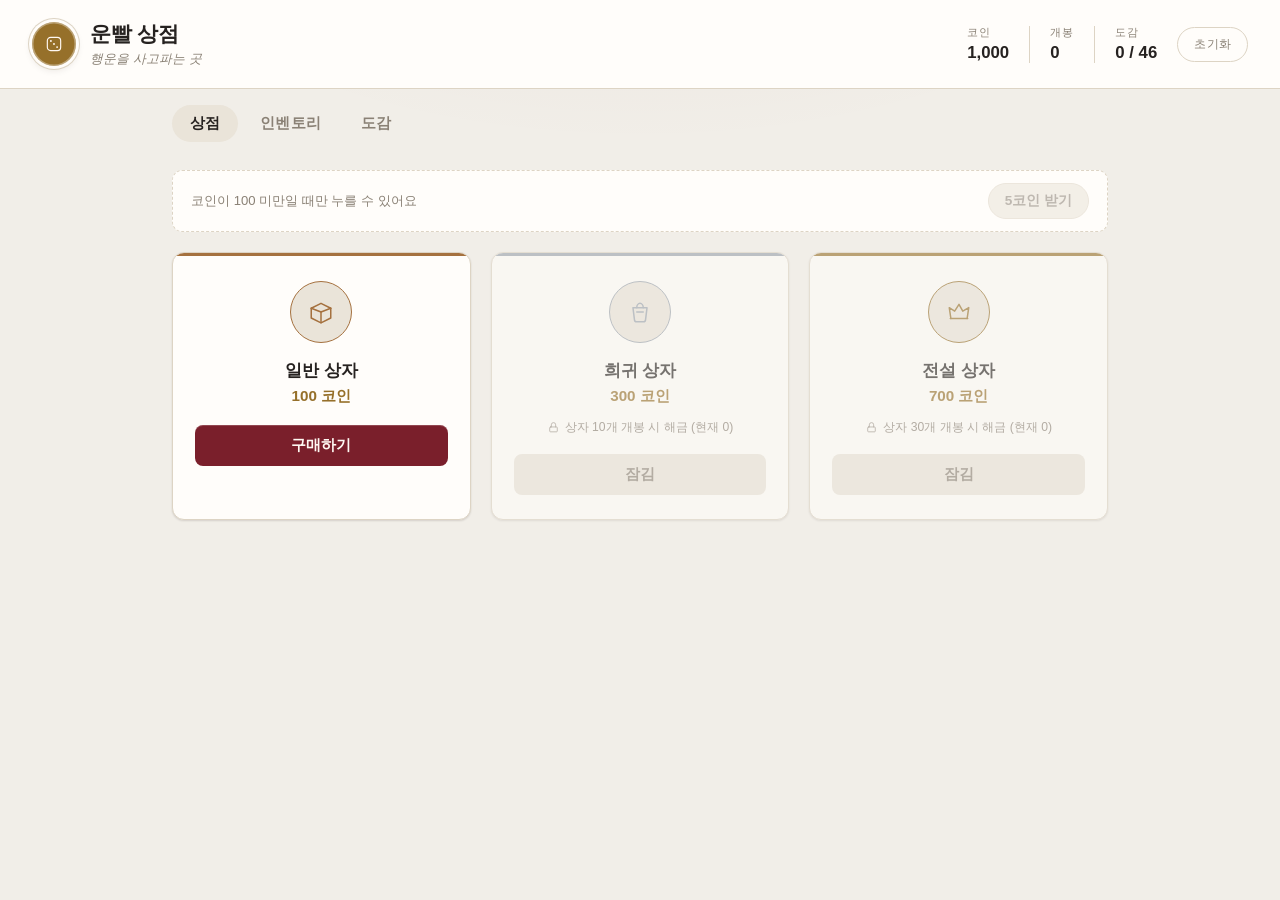
<file: 운빨상점_플레이용.html>
<!doctype html>
<html lang="ko">
<head>
<meta charset="UTF-8" />
<meta name="viewport" content="width=device-width, initial-scale=1.0" />
<title>운빨 상점</title>
<style>
/* ===================================================================
   운빨 상점 — design tokens
   Concept: a small auction house that deals in luck. Wine and
   brass read as "valuable" the way a jeweller's box does; a carved
   seal glyph and a lottery-ticket reveal keep it tied to the
   subject instead of reading as generic "premium app" chrome.
   =================================================================== */

:root {
  --ground: #f1eee8;
  --vignette: rgba(122, 31, 43, 0.05);
  --panel: #fffdfa;
  --panel-alt: #eae4d9;
  --line: #ddd4c4;
  --ink: #262220;
  --muted: #8a8175;
  --accent: #7a1f2b;
  --accent-ink: #fff8f2;
  --gold: #96702a;
  --shadow: rgba(40, 30, 20, 0.14);

  --r-common: #85807a;
  --r-uncommon: #3f7a4e;
  --r-rare: #34608c;
  --r-epic: #6b3f8c;
  --r-legendary-a: #7a1f2b;
  --r-legendary-b: #c9973f;
}

@media (prefers-color-scheme: dark) {
  :root:not([data-theme="light"]) {
    --ground: #17141b;
    --vignette: rgba(214, 99, 111, 0.07);
    --panel: #201c26;
    --panel-alt: #2a2531;
    --line: #3a3240;
    --ink: #f1ece4;
    --muted: #a89fb0;
    --accent: #d6636f;
    --accent-ink: #241014;
    --gold: #d9ad5c;
    --shadow: rgba(0, 0, 0, 0.5);

    --r-common: #a9a29b;
    --r-uncommon: #5fae74;
    --r-rare: #6f9fd1;
    --r-epic: #a97fd1;
    --r-legendary-a: #d6636f;
    --r-legendary-b: #d9ad5c;
  }
}

:root[data-theme="dark"] {
  --ground: #17141b;
  --vignette: rgba(214, 99, 111, 0.07);
  --panel: #201c26;
  --panel-alt: #2a2531;
  --line: #3a3240;
  --ink: #f1ece4;
  --muted: #a89fb0;
  --accent: #d6636f;
  --accent-ink: #241014;
  --gold: #d9ad5c;
  --shadow: rgba(0, 0, 0, 0.5);

  --r-common: #a9a29b;
  --r-uncommon: #5fae74;
  --r-rare: #6f9fd1;
  --r-epic: #a97fd1;
  --r-legendary-a: #d6636f;
  --r-legendary-b: #d9ad5c;
}

* { box-sizing: border-box; }

body {
  margin: 0;
  min-height: 100vh;
  background-color: var(--ground);
  background-image: radial-gradient(ellipse 900px 420px at 50% -12%, var(--vignette), transparent 60%);
  color: var(--ink);
  font-family: "Malgun Gothic", "Apple SD Gothic Neo", "Noto Sans KR", "Segoe UI", sans-serif;
  font-variant-numeric: tabular-nums;
}

button { font-family: inherit; }
button:focus-visible, .tab-btn:focus-visible { outline: 2px solid var(--accent); outline-offset: 2px; }

svg { display: block; }

@media (prefers-reduced-motion: reduce) {
  * { animation-duration: 0.001ms !important; transition-duration: 0.001ms !important; }
}

/* ---------- signboard header ---------- */

.top-bar {
  display: flex;
  justify-content: space-between;
  align-items: center;
  gap: 16px;
  padding: 20px 32px;
  background: var(--panel);
  border-bottom: 1px solid var(--line);
  flex-wrap: wrap;
}

.shop-brand {
  display: flex;
  align-items: center;
  gap: 14px;
}

.seal-mark {
  width: 44px;
  height: 44px;
  border-radius: 50%;
  background: var(--gold);
  color: var(--accent-ink);
  display: flex;
  align-items: center;
  justify-content: center;
  box-shadow: inset 0 0 0 1.5px rgba(255, 255, 255, 0.35), 0 0 0 3px var(--panel), 0 0 0 4px var(--line), 0 3px 8px var(--shadow);
  flex-shrink: 0;
}
.seal-mark svg { width: 20px; height: 20px; }

.shop-titles h1 {
  margin: 0;
  font-size: 1.32rem;
  font-weight: 800;
  letter-spacing: -0.01em;
}

.shop-titles p {
  margin: 3px 0 0;
  font-family: "Batang", "Apple SD Gothic Neo", serif;
  font-style: italic;
  font-size: 0.8rem;
  color: var(--muted);
  letter-spacing: 0.01em;
}

.stats {
  display: flex;
  align-items: stretch;
  gap: 20px;
  flex-wrap: wrap;
}

.stat {
  display: flex;
  flex-direction: column;
  align-items: flex-start;
  padding-right: 20px;
  border-right: 1px solid var(--line);
}
.stat:last-of-type { border-right: none; padding-right: 0; }

.stat-label {
  font-size: 0.66rem;
  color: var(--muted);
  text-transform: uppercase;
  letter-spacing: 0.1em;
}

.stat-value {
  font-size: 1.05rem;
  font-weight: 700;
  margin-top: 3px;
}

.reset-btn {
  background: transparent;
  color: var(--muted);
  border: 1px solid var(--line);
  padding: 8px 16px;
  border-radius: 999px;
  cursor: pointer;
  font-size: 0.76rem;
  letter-spacing: 0.02em;
  align-self: center;
  transition: color 0.15s ease, border-color 0.15s ease;
}
.reset-btn:hover { color: var(--accent); border-color: var(--accent); }

/* ---------- counter / tabs ---------- */

.tab-bar {
  display: flex;
  gap: 4px;
  padding: 16px 32px 0;
  max-width: 1000px;
  margin: 0 auto;
}

.tab-btn {
  background: transparent;
  border: none;
  border-radius: 999px;
  color: var(--muted);
  font-size: 0.92rem;
  font-weight: 600;
  letter-spacing: 0.01em;
  padding: 9px 18px;
  cursor: pointer;
  transition: background 0.15s ease, color 0.15s ease;
}
.tab-btn.active { color: var(--ink); background: var(--panel-alt); }
.tab-btn:hover:not(.active) { color: var(--ink); }

main {
  padding: 28px 32px 64px;
  max-width: 1000px;
  margin: 0 auto;
}

.tab-panel { display: none; }
.tab-panel.active { display: block; }

/* ---------- shop ---------- */

.coin-aid {
  display: flex;
  align-items: center;
  justify-content: space-between;
  gap: 14px;
  background: var(--panel);
  border: 1px dashed var(--line);
  border-radius: 10px;
  padding: 12px 18px;
  margin-bottom: 20px;
  flex-wrap: wrap;
}
.coin-aid-text { font-size: 0.82rem; color: var(--muted); }
.coin-aid-btn {
  background: var(--panel-alt);
  border: 1px solid var(--line);
  color: var(--gold);
  font-weight: 700;
  border-radius: 999px;
  padding: 8px 16px;
  cursor: pointer;
  font-size: 0.85rem;
  white-space: nowrap;
  transition: border-color 0.15s ease, color 0.15s ease;
}
.coin-aid-btn:hover:not(:disabled) { border-color: var(--gold); }
.coin-aid-btn:disabled { color: var(--muted); cursor: not-allowed; opacity: 0.55; }

.box-grid {
  display: grid;
  grid-template-columns: repeat(auto-fit, minmax(210px, 1fr));
  gap: 20px;
}

.box-card {
  position: relative;
  background: var(--panel);
  border: 1px solid var(--line);
  border-radius: 12px;
  padding: 28px 22px 24px;
  text-align: center;
  overflow: hidden;
  box-shadow: 0 1px 2px var(--shadow);
  transition: transform 0.2s ease, box-shadow 0.2s ease;
}
.box-card:not(.locked):hover {
  transform: translateY(-3px);
  box-shadow: 0 14px 28px -12px var(--shadow);
}
.box-card.locked { opacity: 0.6; }

.box-card::before {
  content: "";
  position: absolute;
  top: 0; left: 0; right: 0;
  height: 3px;
  background: var(--tier-color, var(--muted));
}
.box-card[data-box="normal"] { --tier-color: #a5713f; }
.box-card[data-box="rare"] { --tier-color: #9aa3ad; }
.box-card[data-box="legendary"] { --tier-color: var(--gold); }

.box-icon-ring {
  width: 62px;
  height: 62px;
  margin: 0 auto;
  border-radius: 50%;
  border: 1.5px solid var(--tier-color, var(--line));
  display: flex;
  align-items: center;
  justify-content: center;
  color: var(--tier-color, var(--muted));
  background: var(--panel-alt);
}
.box-icon-ring svg { width: 26px; height: 26px; }

.box-name { font-size: 1.05rem; font-weight: 700; margin-top: 16px; }
.box-cost { color: var(--gold); font-weight: 700; margin-top: 4px; font-size: 0.95rem; }
.unlock-hint {
  display: flex;
  align-items: center;
  justify-content: center;
  gap: 5px;
  font-size: 0.76rem;
  color: var(--muted);
  margin-top: 12px;
  line-height: 1.4;
}
.unlock-hint svg { width: 13px; height: 13px; flex-shrink: 0; }

.buy-btn {
  margin-top: 18px;
  width: 100%;
  padding: 11px;
  border: none;
  border-radius: 8px;
  background: var(--accent);
  color: var(--accent-ink);
  box-shadow: inset 0 1px 0 rgba(255, 255, 255, 0.18);
  font-size: 0.94rem;
  font-weight: 700;
  letter-spacing: 0.01em;
  cursor: pointer;
  transition: filter 0.15s ease, transform 0.1s ease;
}
.buy-btn:disabled {
  background: var(--panel-alt);
  color: var(--muted);
  box-shadow: none;
  cursor: not-allowed;
}
.buy-btn:not(:disabled):hover { filter: brightness(1.08); }
.buy-btn:not(:disabled):active { transform: translateY(1px); }

/* ---------- inventory ---------- */

.inv-toolbar {
  display: flex;
  align-items: center;
  justify-content: space-between;
  gap: 14px;
  background: var(--panel);
  border: 1px dashed var(--line);
  border-radius: 10px;
  padding: 12px 18px;
  margin-bottom: 12px;
  flex-wrap: wrap;
}
.inv-toolbar-text { font-size: 0.82rem; color: var(--muted); }
.inv-toolbar-btn {
  background: var(--accent);
  color: var(--accent-ink);
  border: none;
  font-weight: 700;
  border-radius: 999px;
  padding: 9px 18px;
  cursor: pointer;
  font-size: 0.85rem;
  white-space: nowrap;
  transition: filter 0.15s ease;
}
.inv-toolbar-btn:hover:not(:disabled) { filter: brightness(1.08); }
.inv-toolbar-btn:disabled { background: var(--panel-alt); color: var(--muted); cursor: not-allowed; }

.inv-list { display: flex; flex-direction: column; gap: 8px; }

.inv-row {
  display: flex;
  align-items: center;
  gap: 14px;
  background: var(--panel);
  border: 1px solid var(--line);
  border-radius: 10px;
  padding: 11px 16px;
  box-shadow: 0 1px 2px var(--shadow);
}

.inv-stamp {
  --r-color: var(--muted);
  width: 36px;
  height: 36px;
  border-radius: 50%;
  border: 1.5px solid var(--r-color);
  color: var(--r-color);
  flex-shrink: 0;
  display: flex;
  align-items: center;
  justify-content: center;
  font-weight: 700;
  font-size: 0.82rem;
}

.inv-info { flex: 1; min-width: 0; }
.inv-name { font-weight: 700; }
.inv-qty { color: var(--muted); font-weight: 500; }
.inv-meta { font-size: 0.82rem; margin-top: 2px; color: var(--muted); }

.inv-actions { display: flex; gap: 8px; }
.inv-actions button {
  background: var(--panel-alt);
  border: 1px solid var(--line);
  color: var(--ink);
  border-radius: 999px;
  padding: 8px 14px;
  cursor: pointer;
  font-size: 0.8rem;
  white-space: nowrap;
  transition: border-color 0.15s ease, color 0.15s ease;
}
.inv-actions button:hover { border-color: var(--accent); color: var(--accent); }

.empty-msg { color: var(--muted); text-align: center; padding: 56px 0; font-size: 0.92rem; }

/* ---------- 도감 (almanac grid) ---------- */

.dex-grid {
  display: grid;
  grid-template-columns: repeat(auto-fill, minmax(132px, 1fr));
  gap: 12px;
}

.dex-cell {
  background: var(--panel);
  border: 1px solid var(--line);
  border-radius: 9px;
  padding: 14px 10px;
  text-align: center;
  box-shadow: 0 1px 2px var(--shadow);
}
.dex-cell.undiscovered {
  background: var(--panel-alt);
  border-style: dashed;
  box-shadow: none;
  opacity: 0.7;
}

.dex-box-tag {
  width: 30px;
  height: 30px;
  margin: 0 auto;
  border-radius: 50%;
  display: flex;
  align-items: center;
  justify-content: center;
  background: var(--panel-alt);
  color: var(--muted);
}
.dex-cell.undiscovered .dex-box-tag { background: transparent; }
.dex-box-tag svg { width: 16px; height: 16px; }

.dex-name { font-size: 0.82rem; font-weight: 700; margin-top: 8px; min-height: 2.2em; }
.dex-rarity { font-size: 0.68rem; margin-top: 4px; font-weight: 700; text-transform: uppercase; letter-spacing: 0.05em; }
.dex-price { font-size: 0.72rem; color: var(--muted); margin-top: 2px; }

/* ---------- reveal ticket ---------- */

.modal {
  position: fixed;
  inset: 0;
  background: rgba(10, 8, 6, 0.55);
  display: flex;
  align-items: center;
  justify-content: center;
  z-index: 100;
  padding: 20px;
}
.modal.hidden { display: none; }

.ticket-card {
  --rarity-color: #85807a;
  background: var(--panel);
  border: 1px solid var(--line);
  border-radius: 16px;
  box-shadow: 0 24px 64px -8px var(--shadow), 0 0 0 1px rgba(0, 0, 0, 0.02);
  padding: 24px 28px 28px;
  width: 300px;
  position: relative;
  transform: scale(0.85) translateY(8px);
  opacity: 0;
  transition: transform 0.32s cubic-bezier(0.2, 1.4, 0.4, 1), opacity 0.25s ease;
}
.ticket-card.pop { transform: scale(1) translateY(0); opacity: 1; }

.ticket-top {
  display: flex;
  justify-content: space-between;
  align-items: flex-start;
}

.ticket-serial {
  font-size: 0.7rem;
  color: var(--muted);
  letter-spacing: 0.04em;
}

.ticket-stamp {
  width: 52px;
  height: 52px;
  border-radius: 50%;
  border: 1.5px solid var(--rarity-color);
  color: var(--rarity-color);
  display: flex;
  align-items: center;
  justify-content: center;
  font-weight: 700;
  font-size: 0.76rem;
  transform: rotate(-8deg);
}
.ticket-stamp.is-legendary {
  background: linear-gradient(135deg, var(--r-legendary-b), var(--r-legendary-a));
  color: var(--accent-ink);
  border-color: transparent;
}

.ticket-box-row {
  display: flex;
  align-items: center;
  justify-content: center;
  gap: 6px;
  margin-top: 6px;
  color: var(--muted);
  font-size: 0.82rem;
}
.ticket-box-row svg { width: 14px; height: 14px; }
#reveal-box-label { display: inline-flex; align-items: center; gap: 6px; }

.ticket-perforation {
  height: 1px;
  border-top: 1px dashed var(--line);
  margin: 18px -28px;
}

.ticket-body { text-align: center; position: relative; }

.reveal-new {
  display: none;
  position: absolute;
  top: -34px;
  left: 50%;
  transform: translateX(-50%);
  background: var(--gold);
  color: var(--accent-ink);
  font-size: 0.66rem;
  font-weight: 800;
  letter-spacing: 0.06em;
  padding: 3px 11px;
  border-radius: 999px;
}

.reveal-name { font-size: 1.4rem; font-weight: 800; letter-spacing: -0.005em; }
.reveal-rarity {
  font-size: 0.86rem;
  font-weight: 700;
  margin-top: 6px;
  color: var(--rarity-color);
  text-transform: uppercase;
  letter-spacing: 0.05em;
}
.reveal-rarity.is-legendary {
  background: linear-gradient(90deg, var(--r-legendary-a), var(--r-legendary-b));
  -webkit-background-clip: text;
  background-clip: text;
  color: transparent;
}
.reveal-price { color: var(--gold); font-weight: 700; margin-top: 12px; }

.reveal-unlock-msg {
  display: none;
  margin-top: 18px;
  padding: 11px;
  background: var(--panel-alt);
  border-radius: 9px;
  font-size: 0.82rem;
  color: var(--gold);
  text-align: center;
  line-height: 1.4;
}

.reveal-close-btn {
  margin-top: 22px;
  width: 100%;
  padding: 11px;
  border: none;
  border-radius: 8px;
  background: var(--ink);
  color: var(--ground);
  font-size: 0.94rem;
  font-weight: 700;
  cursor: pointer;
  transition: filter 0.15s ease;
}
.reveal-close-btn:hover { filter: brightness(1.2); }
</style>
</head>
<body>

<header class="top-bar">
  <div class="shop-brand">
    <div class="seal-mark">
      <svg viewBox="0 0 24 24" fill="none" stroke="currentColor" stroke-width="1.4" stroke-linecap="round" stroke-linejoin="round">
        <rect x="4" y="4" width="16" height="16" rx="4"/>
        <circle cx="8.3" cy="8.3" r="1.15" fill="currentColor" stroke="none"/>
        <circle cx="12" cy="12" r="1.15" fill="currentColor" stroke="none"/>
        <circle cx="15.7" cy="15.7" r="1.15" fill="currentColor" stroke="none"/>
      </svg>
    </div>
    <div class="shop-titles">
      <h1>운빨 상점</h1>
      <p>행운을 사고파는 곳</p>
    </div>
  </div>
  <div class="stats">
    <div class="stat">
      <span class="stat-label">코인</span>
      <span class="stat-value" id="coin-count">0</span>
    </div>
    <div class="stat">
      <span class="stat-label">개봉</span>
      <span class="stat-value" id="box-opened-count">0</span>
    </div>
    <div class="stat">
      <span class="stat-label">도감</span>
      <span class="stat-value" id="dex-progress">0 / 0</span>
    </div>
    <button id="reset-btn" class="reset-btn">초기화</button>
  </div>
</header>

<nav class="tab-bar">
  <button class="tab-btn active" data-tab="shop">상점</button>
  <button class="tab-btn" data-tab="inventory">인벤토리</button>
  <button class="tab-btn" data-tab="dex">도감</button>
</nav>

<main>
  <section id="tab-shop" class="tab-panel active">
    <div class="coin-aid">
      <span class="coin-aid-text">코인이 100 미만일 때만 누를 수 있어요</span>
      <button id="coin-aid-btn" class="coin-aid-btn">5코인 받기</button>
    </div>
    <div id="shop-boxes" class="box-grid"></div>
  </section>

  <section id="tab-inventory" class="tab-panel">
    <div class="inv-toolbar">
      <span class="inv-toolbar-text">아이템을 하나씩 팔지 않고 한 번에 정리할 수 있어요</span>
      <button id="sell-all-inv-btn" class="inv-toolbar-btn">인벤토리 전체 판매</button>
    </div>
    <div id="inventory-list" class="inv-list"></div>
  </section>

  <section id="tab-dex" class="tab-panel">
    <div id="dex-grid" class="dex-grid"></div>
  </section>
</main>

<div id="reveal-modal" class="modal hidden">
  <div id="reveal-card" class="ticket-card">
    <div class="ticket-top">
      <span class="ticket-serial">No. <span id="reveal-serial">000000</span></span>
      <div class="ticket-stamp" id="reveal-stamp"></div>
    </div>
    <div class="ticket-box-row">
      <span id="reveal-box-label"></span>
    </div>
    <div class="ticket-perforation"></div>
    <div class="ticket-body">
      <div class="reveal-new">NEW</div>
      <div class="reveal-name"></div>
      <div class="reveal-rarity"></div>
      <div class="reveal-price"></div>
    </div>
    <div id="reveal-unlock-msg" class="reveal-unlock-msg"></div>
    <button id="reveal-close" class="reveal-close-btn">닫기</button>
  </div>
</div>

<script>
// ===== 데이터 정의 =====

const RARITIES = [
  { key: 'common',    label: '일반',   color: 'var(--r-common)', weight: 60.9 },
  { key: 'uncommon',  label: '고급',   color: 'var(--r-uncommon)', weight: 25 },
  { key: 'rare',      label: '희귀',   color: 'var(--r-rare)', weight: 10 },
  { key: 'epic',      label: '영웅',   color: 'var(--r-epic)', weight: 4 },
  { key: 'legendary', label: '전설',   color: 'var(--r-legendary-a)', weight: 0.1 },
];
// 60 + 25 + 10 + 4 + 0.1 = 99.1 이라 합이 100이 되도록 '일반' 확률을 60.9로 보정했습니다.

const BOXES = [
  {
    key: 'normal', label: '일반 상자', cost: 100, icon: 'crate',
    unlock: { type: 'always' },
  },
  {
    key: 'rare', label: '희귀 상자', cost: 300, icon: 'pouch',
    unlock: { type: 'boxesOpened', value: 10 },
  },
  {
    key: 'legendary', label: '전설 상자', cost: 700, icon: 'crown',
    unlock: { type: 'boxesOpened', value: 30 },
  },
];

const ICONS = {
  crate: '<svg viewBox="0 0 24 24" fill="none" stroke="currentColor" stroke-width="1.4" stroke-linecap="round" stroke-linejoin="round"><path d="M3 8.5 12 4l9 4.5"/><path d="M3 8.5v9L12 22l9-4.5v-9"/><path d="M12 22V11.5"/><path d="M3 8.5 12 12l9-3.5"/></svg>',
  pouch: '<svg viewBox="0 0 24 24" fill="none" stroke="currentColor" stroke-width="1.4" stroke-linecap="round" stroke-linejoin="round"><path d="M9 8c0-2.2 1.3-4 3-4s3 1.8 3 4"/><path d="M5.5 8h13l-1.4 11.2a2 2 0 0 1-2 1.8H8.9a2 2 0 0 1-2-1.8L5.5 8z"/><path d="M9 12h6"/></svg>',
  crown: '<svg viewBox="0 0 24 24" fill="none" stroke="currentColor" stroke-width="1.4" stroke-linecap="round" stroke-linejoin="round"><path d="M4 18h16"/><path d="M4.5 18 3 8l5 3.2L12 5l3.5 6.2L21 8l-1.5 10"/></svg>',
  lock: '<svg viewBox="0 0 24 24" fill="none" stroke="currentColor" stroke-width="1.4" stroke-linecap="round" stroke-linejoin="round"><rect x="5" y="11" width="14" height="9" rx="1.5"/><path d="M8 11V7a4 4 0 0 1 8 0v4"/></svg>',
};

// 상자별 / 등급별 아이템 풀. 같은 등급이라도 상자가 좋을수록 가격이 높습니다.
const ITEM_POOL = {
  normal: {
    common:    [['나무젓가락', 25], ['낡은 숟가락', 35], ['종이컵', 20], ['접시', 50], ['헌 신발', 45]],
    uncommon:  [['오래된 라디오', 90], ['손목시계', 120], ['가죽 지갑', 80], ['도자기 화분', 110]],
    rare:      [['은수저 세트', 220], ['골동품 시계', 260], ['수정 구슬', 180]],
    epic:      [['사파이어 반지', 500], ['고대 동전', 420], ['용머리 조각상', 700]],
    legendary: [['황금 팔찌', 4500], ['봉황의 깃털', 3200]],
  },
  rare: {
    common:    [['은반지', 90], ['진주 귀걸이', 120], ['자수정 목걸이', 150], ['청동 브로치', 75]],
    uncommon:  [['백금 팔찌', 180], ['홍옥 반지', 260], ['골동 회중시계', 230]],
    rare:      [['에메랄드 목걸이', 400], ['다이아몬드 귀걸이', 550], ['흑진주 반지', 340]],
    epic:      [['왕관 조각', 1200], ['용의 눈동자', 1600], ['마법사의 지팡이', 900]],
    legendary: [['불사조의 심장', 9500], ['태양의 왕관', 12000]],
  },
  legendary: {
    common:    [['낡은 지도', 200], ['청동 열쇠', 250], ['은화 주머니', 180]],
    uncommon:  [['고대 인장', 400], ['마력의 부적', 550], ['유령선의 나침반', 650]],
    rare:      [['크라켄의 이빨', 900], ['얼음 심장', 1300], ['천사의 날개', 1500]],
    epic:      [['시간의 모래시계', 2500], ['창세의 파편', 3500], ['별의 눈물', 3800]],
    legendary: [['신의 반지', 18000], ['종말의 검', 25000]],
  },
};

// 전체 아이템 목록 생성 (id, box, rarity, name, price)
const ALL_ITEMS = [];
for (const box of BOXES) {
  const pools = ITEM_POOL[box.key];
  for (const rarity of RARITIES) {
    const list = pools[rarity.key] || [];
    list.forEach(([name, price], idx) => {
      ALL_ITEMS.push({
        id: `${box.key}_${rarity.key}_${idx}`,
        boxKey: box.key,
        rarityKey: rarity.key,
        name,
        price,
      });
    });
  }
}
const ITEM_BY_ID = Object.fromEntries(ALL_ITEMS.map((it) => [it.id, it]));

// ===== 상태 관리 =====

const SAVE_KEY = 'luckyShopSave';
const START_COINS = 1000;

function defaultState() {
  return {
    coins: START_COINS,
    boxesOpened: 0,
    inventory: {},   // itemId -> qty
    dex: {},         // itemId -> true (한 번이라도 획득)
  };
}

let state = loadState();

function loadState() {
  try {
    const raw = localStorage.getItem(SAVE_KEY);
    if (!raw) return defaultState();
    const parsed = JSON.parse(raw);
    return { ...defaultState(), ...parsed };
  } catch (e) {
    return defaultState();
  }
}

function saveState() {
  localStorage.setItem(SAVE_KEY, JSON.stringify(state));
}

function isUnlocked(box) {
  if (box.unlock.type === 'always') return true;
  if (box.unlock.type === 'boxesOpened') return state.boxesOpened >= box.unlock.value;
  return false;
}

function pickRarity() {
  const total = RARITIES.reduce((s, r) => s + r.weight, 0);
  let roll = Math.random() * total;
  for (const r of RARITIES) {
    if (roll < r.weight) return r;
    roll -= r.weight;
  }
  return RARITIES[0];
}

function pickItem(boxKey, rarityKey) {
  const pool = ITEM_POOL[boxKey][rarityKey];
  const [name, price] = pool[Math.floor(Math.random() * pool.length)];
  return ALL_ITEMS.find((it) => it.boxKey === boxKey && it.rarityKey === rarityKey && it.name === name);
}

function buyBox(boxKey) {
  const box = BOXES.find((b) => b.key === boxKey);
  if (!box) return;
  if (!isUnlocked(box)) return;
  if (state.coins < box.cost) return;

  state.coins -= box.cost;
  const rarity = pickRarity();
  const item = pickItem(box.key, rarity.key);

  const isNew = !state.dex[item.id];
  state.dex[item.id] = true;
  state.inventory[item.id] = (state.inventory[item.id] || 0) + 1;
  state.boxesOpened += 1;

  const justUnlocked = BOXES.filter(
    (b) => b.unlock.type === 'boxesOpened' && b.unlock.value === state.boxesOpened
  );

  saveState();
  renderAll();
  showReveal(box, rarity, item, isNew, justUnlocked);
}

function sellItem(itemId, qty) {
  const owned = state.inventory[itemId] || 0;
  const sellQty = Math.min(qty, owned);
  if (sellQty <= 0) return;
  const item = ITEM_BY_ID[itemId];
  state.coins += item.price * sellQty;
  state.inventory[itemId] -= sellQty;
  if (state.inventory[itemId] <= 0) delete state.inventory[itemId];
  saveState();
  renderAll();
}

function sellAllInventory() {
  const entries = Object.entries(state.inventory);
  if (entries.length === 0) return;
  const total = entries.reduce((sum, [itemId, qty]) => sum + ITEM_BY_ID[itemId].price * qty, 0);
  if (!confirm(`보유한 아이템 전체를 판매하고 ${total.toLocaleString()} 코인을 받을까요?`)) return;
  state.coins += total;
  state.inventory = {};
  saveState();
  renderAll();
}

function claimCoinAid() {
  if (state.coins >= 100) return;
  state.coins += 5;
  saveState();
  renderAll();
}

function resetGame() {
  if (!confirm('진행 상황을 모두 초기화할까요? 이 작업은 되돌릴 수 없습니다.')) return;
  state = defaultState();
  saveState();
  renderAll();
}

// ===== 렌더링 =====

const el = (sel) => document.querySelector(sel);

function rarityInfo(key) {
  return RARITIES.find((r) => r.key === key);
}

function renderHeader() {
  el('#coin-count').textContent = state.coins.toLocaleString();
  el('#box-opened-count').textContent = state.boxesOpened.toLocaleString();
  const discovered = Object.keys(state.dex).length;
  el('#dex-progress').textContent = `${discovered} / ${ALL_ITEMS.length}`;
  el('#coin-aid-btn').disabled = state.coins >= 100;
}

function renderShop() {
  const wrap = el('#shop-boxes');
  wrap.innerHTML = '';
  for (const box of BOXES) {
    const unlocked = isUnlocked(box);
    const affordable = state.coins >= box.cost;
    const card = document.createElement('div');
    card.className = 'box-card' + (unlocked ? '' : ' locked');
    card.dataset.box = box.key;

    let unlockText = '';
    if (!unlocked && box.unlock.type === 'boxesOpened') {
      unlockText = `<div class="unlock-hint">${ICONS.lock} 상자 ${box.unlock.value}개 개봉 시 해금 (현재 ${state.boxesOpened})</div>`;
    }

    card.innerHTML = `
      <div class="box-icon-ring">${ICONS[box.icon]}</div>
      <div class="box-name">${box.label}</div>
      <div class="box-cost">${box.cost.toLocaleString()} 코인</div>
      ${unlockText}
      <button class="buy-btn" ${!unlocked || !affordable ? 'disabled' : ''}>
        ${unlocked ? '구매하기' : '잠김'}
      </button>
    `;
    if (unlocked) {
      card.querySelector('.buy-btn').addEventListener('click', () => buyBox(box.key));
    }
    wrap.appendChild(card);
  }
}

function renderInventory() {
  const wrap = el('#inventory-list');
  const entries = Object.entries(state.inventory);
  el('#sell-all-inv-btn').disabled = entries.length === 0;
  if (entries.length === 0) {
    wrap.innerHTML = '<div class="empty-msg">보유한 아이템이 없습니다. 상자를 열어보세요!</div>';
    return;
  }
  wrap.innerHTML = '';
  entries
    .sort((a, b) => ITEM_BY_ID[b[0]].price - ITEM_BY_ID[a[0]].price)
    .forEach(([itemId, qty]) => {
      const item = ITEM_BY_ID[itemId];
      const rarity = rarityInfo(item.rarityKey);
      const row = document.createElement('div');
      row.className = 'inv-row';
      row.innerHTML = `
        <div class="inv-stamp" style="--r-color:${rarity.color}">${rarity.label[0]}</div>
        <div class="inv-info">
          <div class="inv-name">${item.name} <span class="inv-qty">x${qty}</span></div>
          <div class="inv-meta"><span style="color:${rarity.color}">${rarity.label}</span> · 개당 ${item.price.toLocaleString()} 코인</div>
        </div>
        <div class="inv-actions">
          <button class="sell-one-btn">1개 판매</button>
          <button class="sell-all-btn">전체 판매</button>
        </div>
      `;
      row.querySelector('.sell-one-btn').addEventListener('click', () => sellItem(itemId, 1));
      row.querySelector('.sell-all-btn').addEventListener('click', () => sellItem(itemId, qty));
      wrap.appendChild(row);
    });
}

function renderDex() {
  const wrap = el('#dex-grid');
  wrap.innerHTML = '';
  const boxOrder = BOXES.map((b) => b.key);
  const sorted = [...ALL_ITEMS].sort((a, b) => {
    if (a.boxKey !== b.boxKey) return boxOrder.indexOf(a.boxKey) - boxOrder.indexOf(b.boxKey);
    const rOrder = RARITIES.map((r) => r.key);
    return rOrder.indexOf(a.rarityKey) - rOrder.indexOf(b.rarityKey);
  });
  for (const item of sorted) {
    const discovered = !!state.dex[item.id];
    const rarity = rarityInfo(item.rarityKey);
    const box = BOXES.find((b) => b.key === item.boxKey);
    const cell = document.createElement('div');
    cell.className = 'dex-cell' + (discovered ? '' : ' undiscovered');
    if (discovered) {
      cell.style.borderColor = rarity.color;
      cell.innerHTML = `
        <div class="dex-box-tag" style="color:${rarity.color}">${ICONS[box.icon]}</div>
        <div class="dex-name">${item.name}</div>
        <div class="dex-rarity" style="color:${rarity.color}">${rarity.label}</div>
        <div class="dex-price">${item.price.toLocaleString()}C</div>
      `;
    } else {
      cell.innerHTML = `
        <div class="dex-box-tag">${ICONS[box.icon]}</div>
        <div class="dex-name">???</div>
        <div class="dex-rarity">-</div>
        <div class="dex-price">-</div>
      `;
    }
    wrap.appendChild(cell);
  }
}

function renderAll() {
  renderHeader();
  renderShop();
  renderInventory();
  renderDex();
}

// ===== 상자 오픈 결과 모달 =====

function showReveal(box, rarity, item, isNew, justUnlocked) {
  const modal = el('#reveal-modal');
  const card = el('#reveal-card');
  card.style.setProperty('--rarity-color', rarity.color);
  const isLegendary = rarity.key === 'legendary';

  card.querySelector('#reveal-serial').textContent = String(state.boxesOpened).padStart(6, '0');
  const stampEl = card.querySelector('#reveal-stamp');
  stampEl.textContent = rarity.label;
  stampEl.classList.toggle('is-legendary', isLegendary);
  card.querySelector('#reveal-box-label').innerHTML = `${ICONS[box.icon]} ${box.label}`;

  const rarityEl = card.querySelector('.reveal-rarity');
  rarityEl.textContent = rarity.label;
  rarityEl.classList.toggle('is-legendary', isLegendary);
  rarityEl.style.color = isLegendary ? '' : rarity.color;

  card.querySelector('.reveal-name').textContent = item.name;
  card.querySelector('.reveal-price').textContent = `판매가 ${item.price.toLocaleString()} 코인`;
  card.querySelector('.reveal-new').style.display = isNew ? 'block' : 'none';

  const unlockMsg = el('#reveal-unlock-msg');
  if (justUnlocked.length > 0) {
    unlockMsg.style.display = 'block';
    unlockMsg.textContent = `${justUnlocked.map((b) => b.label).join(', ')}이(가) 해금되었습니다`;
  } else {
    unlockMsg.style.display = 'none';
  }

  modal.classList.remove('hidden');
  card.classList.remove('pop');
  requestAnimationFrame(() => card.classList.add('pop'));
}

function hideReveal() {
  el('#reveal-modal').classList.add('hidden');
}

// ===== 탭 전환 =====

function initTabs() {
  document.querySelectorAll('.tab-btn').forEach((btn) => {
    btn.addEventListener('click', () => {
      document.querySelectorAll('.tab-btn').forEach((b) => b.classList.remove('active'));
      document.querySelectorAll('.tab-panel').forEach((p) => p.classList.remove('active'));
      btn.classList.add('active');
      el(`#tab-${btn.dataset.tab}`).classList.add('active');
    });
  });
}

// ===== 초기화 =====

function init() {
  initTabs();
  el('#reveal-close').addEventListener('click', hideReveal);
  el('#reveal-modal').addEventListener('click', (e) => {
    if (e.target.id === 'reveal-modal') hideReveal();
  });
  el('#reset-btn').addEventListener('click', resetGame);
  el('#coin-aid-btn').addEventListener('click', claimCoinAid);
  el('#sell-all-inv-btn').addEventListener('click', sellAllInventory);
  renderAll();
}

document.addEventListener('DOMContentLoaded', init);
</script>
</body>
</html>
</file>
<file: 이호현 과제/style.css>
:root {
  --bg: #1b1f2a;
  --card: #242938;
  --card-2: #2c3244;
  --text: #eef0f4;
  --text-dim: #9aa2b1;
  --accent: #f2a154;
  --accent-dim: #7a5636;
  --danger: #e05a5a;
  --success: #5ac98a;
}

* { box-sizing: border-box; }

body {
  margin: 0;
  min-height: 100vh;
  background: var(--bg);
  color: var(--text);
  font-family: "Segoe UI", "Malgun Gothic", system-ui, sans-serif;
  display: flex;
  align-items: center;
  justify-content: center;
  padding: 24px;
}

.app {
  width: 100%;
  max-width: 480px;
}

.screen {
  background: var(--card);
  border-radius: 16px;
  padding: 32px 24px;
  box-shadow: 0 12px 32px rgba(0, 0, 0, 0.35);
}

.screen.hidden { display: none; }

h1 {
  text-align: center;
  margin: 0 0 8px;
  font-size: 1.6rem;
}

h2 {
  margin: 0 0 20px;
  font-size: 1.2rem;
  text-align: center;
}

.prompt {
  text-align: center;
  color: var(--text-dim);
  margin: 0 0 24px;
}

.time-input-row {
  display: flex;
  align-items: center;
  justify-content: center;
  gap: 6px;
  margin-bottom: 20px;
}

.time-input-row input[type="number"] {
  width: 64px;
}

.minute-field {
  position: relative;
  display: inline-block;
}

.minute-dropdown {
  position: absolute;
  top: calc(100% + 4px);
  left: 0;
  z-index: 20;
  display: none;
  flex-direction: column;
  min-width: 72px;
  max-height: 168px;
  overflow-y: auto;
  background: var(--card-2);
  border: 1px solid #3a4157;
  border-radius: 8px;
  box-shadow: 0 8px 20px rgba(0, 0, 0, 0.4);
}

.minute-dropdown.show { display: flex; }

.minute-dropdown button {
  background: transparent;
  color: var(--text);
  text-align: left;
  padding: 8px 12px;
  border-radius: 0;
  font-size: 0.9rem;
}

.minute-dropdown button:hover { background: #3a4157; }

.unit {
  color: var(--text-dim);
  margin-right: 10px;
}

input[type="number"],
input[type="text"] {
  background: var(--card-2);
  border: 1px solid #3a4157;
  color: var(--text);
  border-radius: 8px;
  padding: 10px 12px;
  font-size: 1rem;
  outline: none;
}

input[type="number"]:focus,
input[type="text"]:focus {
  border-color: var(--accent);
}

button {
  font-family: inherit;
  cursor: pointer;
  border: none;
  border-radius: 10px;
  font-size: 1rem;
}

button:disabled {
  opacity: 0.4;
  cursor: not-allowed;
  filter: none;
}

.primary-btn {
  width: 100%;
  background: var(--accent);
  color: #241505;
  font-weight: 700;
  padding: 14px;
  margin-top: 4px;
}

.primary-btn:hover { filter: brightness(1.08); }

.primary-btn.big {
  font-size: 1.15rem;
  padding: 18px;
}

.secondary-btn {
  width: 100%;
  background: var(--card-2);
  color: var(--text);
  padding: 12px;
  margin-top: 10px;
}

.secondary-btn:hover { background: #343b52; }

.text-btn {
  background: transparent;
  color: var(--text-dim);
  padding: 10px;
}

.text-btn:hover { color: var(--text); }

.divider {
  text-align: center;
  color: var(--text-dim);
  font-size: 0.85rem;
  margin: 18px 0 8px;
}

.hint {
  text-align: center;
  color: var(--text-dim);
  font-size: 0.8rem;
  margin: 10px 0 0;
}

.total-time-display {
  text-align: center;
  color: var(--text-dim);
  margin-bottom: 16px;
}

#routine-list {
  display: flex;
  flex-direction: column;
  gap: 10px;
  margin-bottom: 12px;
}

.routine-row {
  display: flex;
  align-items: center;
  gap: 8px;
  background: var(--card-2);
  padding: 8px;
  border-radius: 10px;
}

.routine-row .minute-field {
  flex: none;
}

.routine-row .routine-minutes {
  width: 68px;
  flex: none;
}

.routine-row .routine-name {
  flex: 1;
  min-width: 0;
}

.remove-row-btn {
  background: transparent;
  color: var(--text-dim);
  font-size: 1.1rem;
  padding: 4px 8px;
  flex: none;
}

.remove-row-btn:hover { color: var(--danger); }

.sum-display {
  text-align: center;
  color: var(--text-dim);
  margin-top: 16px;
  font-size: 0.9rem;
}

.warning {
  text-align: center;
  color: var(--danger);
  font-weight: 700;
  margin-top: 10px;
  padding: 10px;
  background: rgba(224, 90, 90, 0.12);
  border-radius: 8px;
}

.warning.hidden { display: none; }

.notice {
  text-align: center;
  color: var(--success);
  font-weight: 700;
  margin-top: 10px;
  padding: 10px;
  background: rgba(90, 201, 138, 0.12);
  border-radius: 8px;
}

.notice.hidden { display: none; }

.builder-actions {
  display: flex;
  align-items: center;
  gap: 10px;
  margin-top: 22px;
}

.builder-actions .text-btn { flex: none; }
.builder-actions .primary-btn { flex: 1; margin-top: 0; }

.total-timer {
  text-align: center;
  color: var(--text-dim);
  font-size: 1rem;
  margin-bottom: 16px;
}

.routine-timer-card {
  text-align: center;
  background: var(--card-2);
  border-radius: 14px;
  padding: 32px 20px;
}

.routine-name {
  font-size: 1.3rem;
  font-weight: 700;
  margin-bottom: 8px;
}

.routine-desc {
  color: var(--text-dim);
  font-size: 0.85rem;
  line-height: 1.4;
  margin-bottom: 14px;
  min-height: 1.2em;
}

.routine-time {
  font-family: "Consolas", monospace;
  font-size: 3rem;
  font-weight: 700;
  color: var(--accent);
  letter-spacing: 2px;
}

.progress-bar {
  margin-top: 20px;
  height: 8px;
  border-radius: 4px;
  background: #3a4157;
  overflow: hidden;
}

.progress-fill {
  height: 100%;
  width: 0%;
  background: var(--accent);
  transition: width 0.4s linear;
}

.timer-actions {
  display: flex;
  align-items: center;
  gap: 10px;
  margin-top: 16px;
}

.timer-actions .secondary-btn {
  flex: 1;
  margin-top: 0;
}

.timer-actions .text-btn {
  flex: none;
}

.overlay {
  position: fixed;
  inset: 0;
  background: rgba(10, 12, 18, 0.92);
  display: flex;
  flex-direction: column;
  align-items: center;
  justify-content: center;
  gap: 14px;
  padding: 24px;
  text-align: center;
}

.overlay.hidden { display: none; }

.alert-text {
  font-size: 1.5rem;
  font-weight: 700;
  animation: pulse 1s ease-in-out infinite;
}

.next-preview {
  color: var(--text-dim);
  margin: 0 0 10px;
}

.overlay .primary-btn.big {
  max-width: 280px;
}

.modal-actions {
  display: flex;
  gap: 10px;
  width: 100%;
  max-width: 280px;
}

.modal-actions .primary-btn,
.modal-actions .secondary-btn {
  margin-top: 0;
}

@keyframes pulse {
  0%, 100% { transform: scale(1); opacity: 1; }
  50% { transform: scale(1.05); opacity: 0.8; }
}

@keyframes shake {
  10%, 90% { transform: translateX(-1px); }
  20%, 80% { transform: translateX(2px); }
  30%, 50%, 70% { transform: translateX(-4px); }
  40%, 60% { transform: translateX(4px); }
}

.screen.shake {
  animation: shake 0.6s ease-in-out 4;
}
</file>
